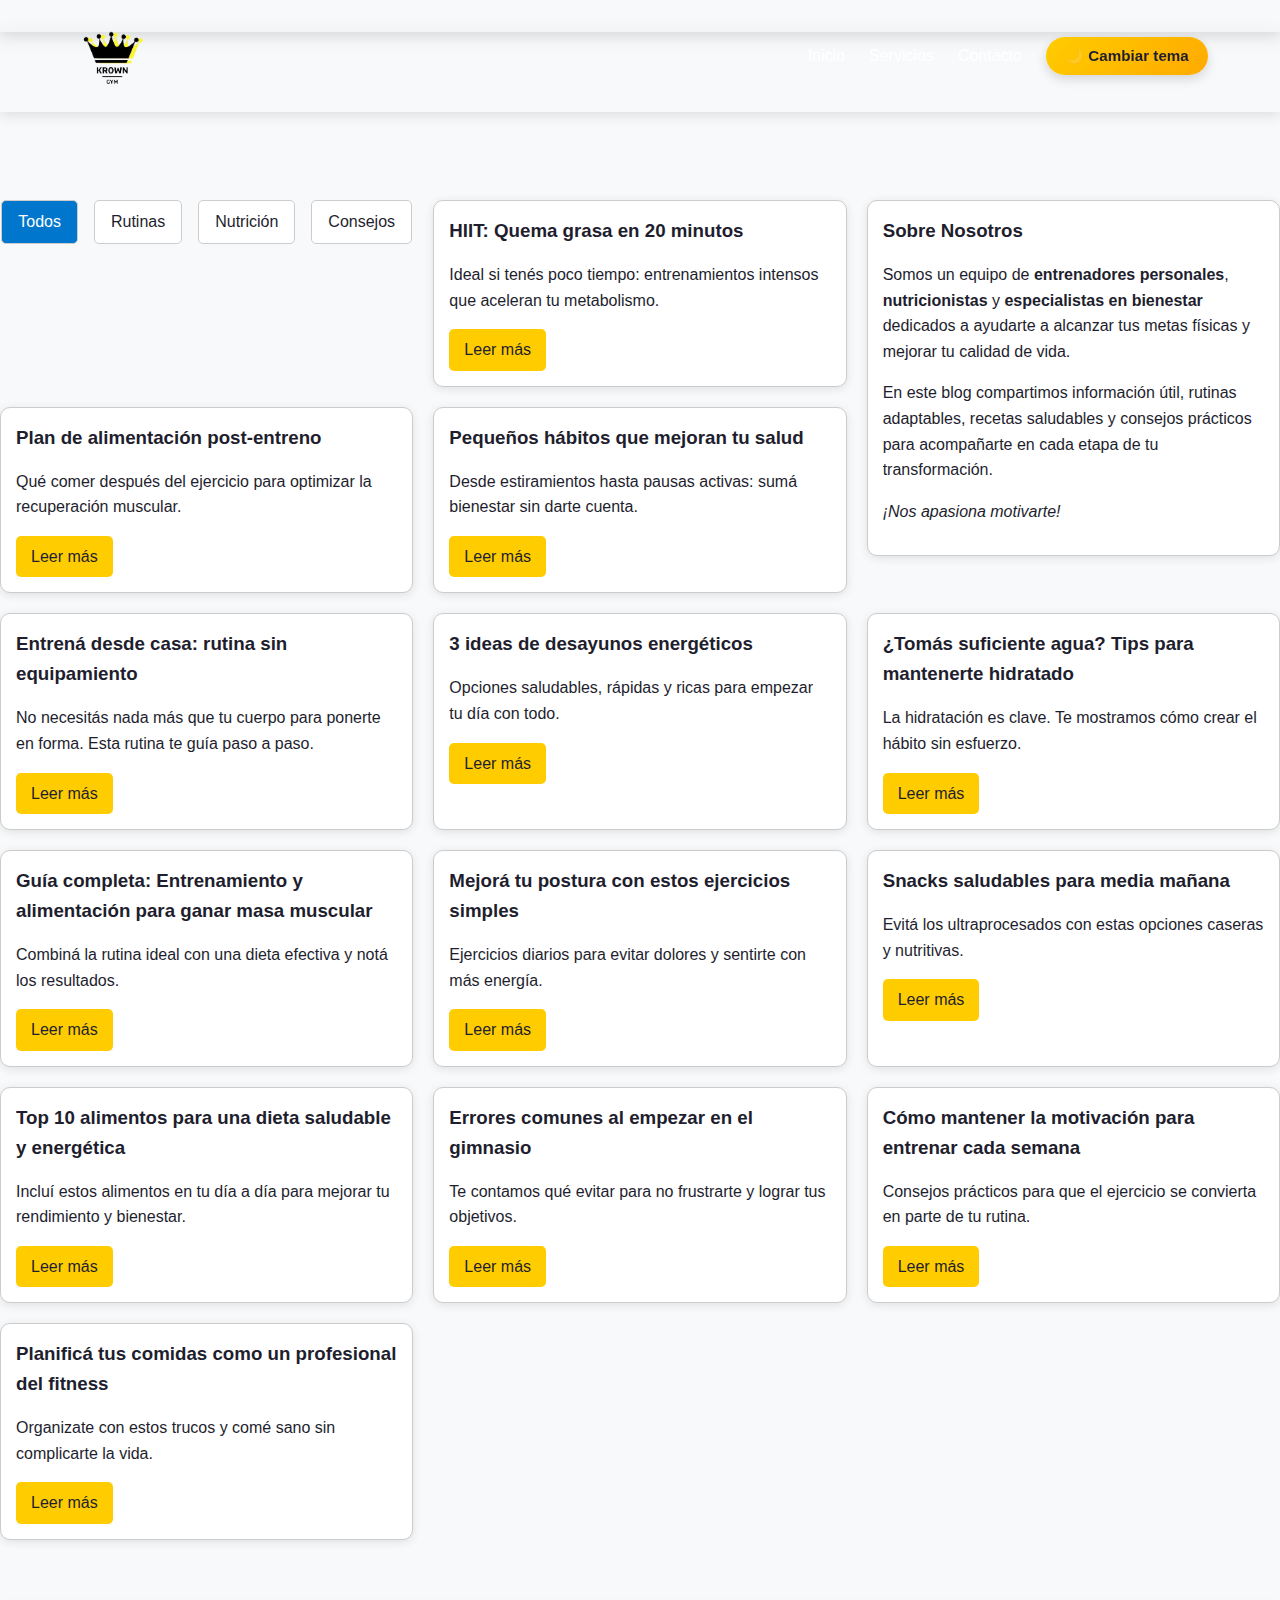
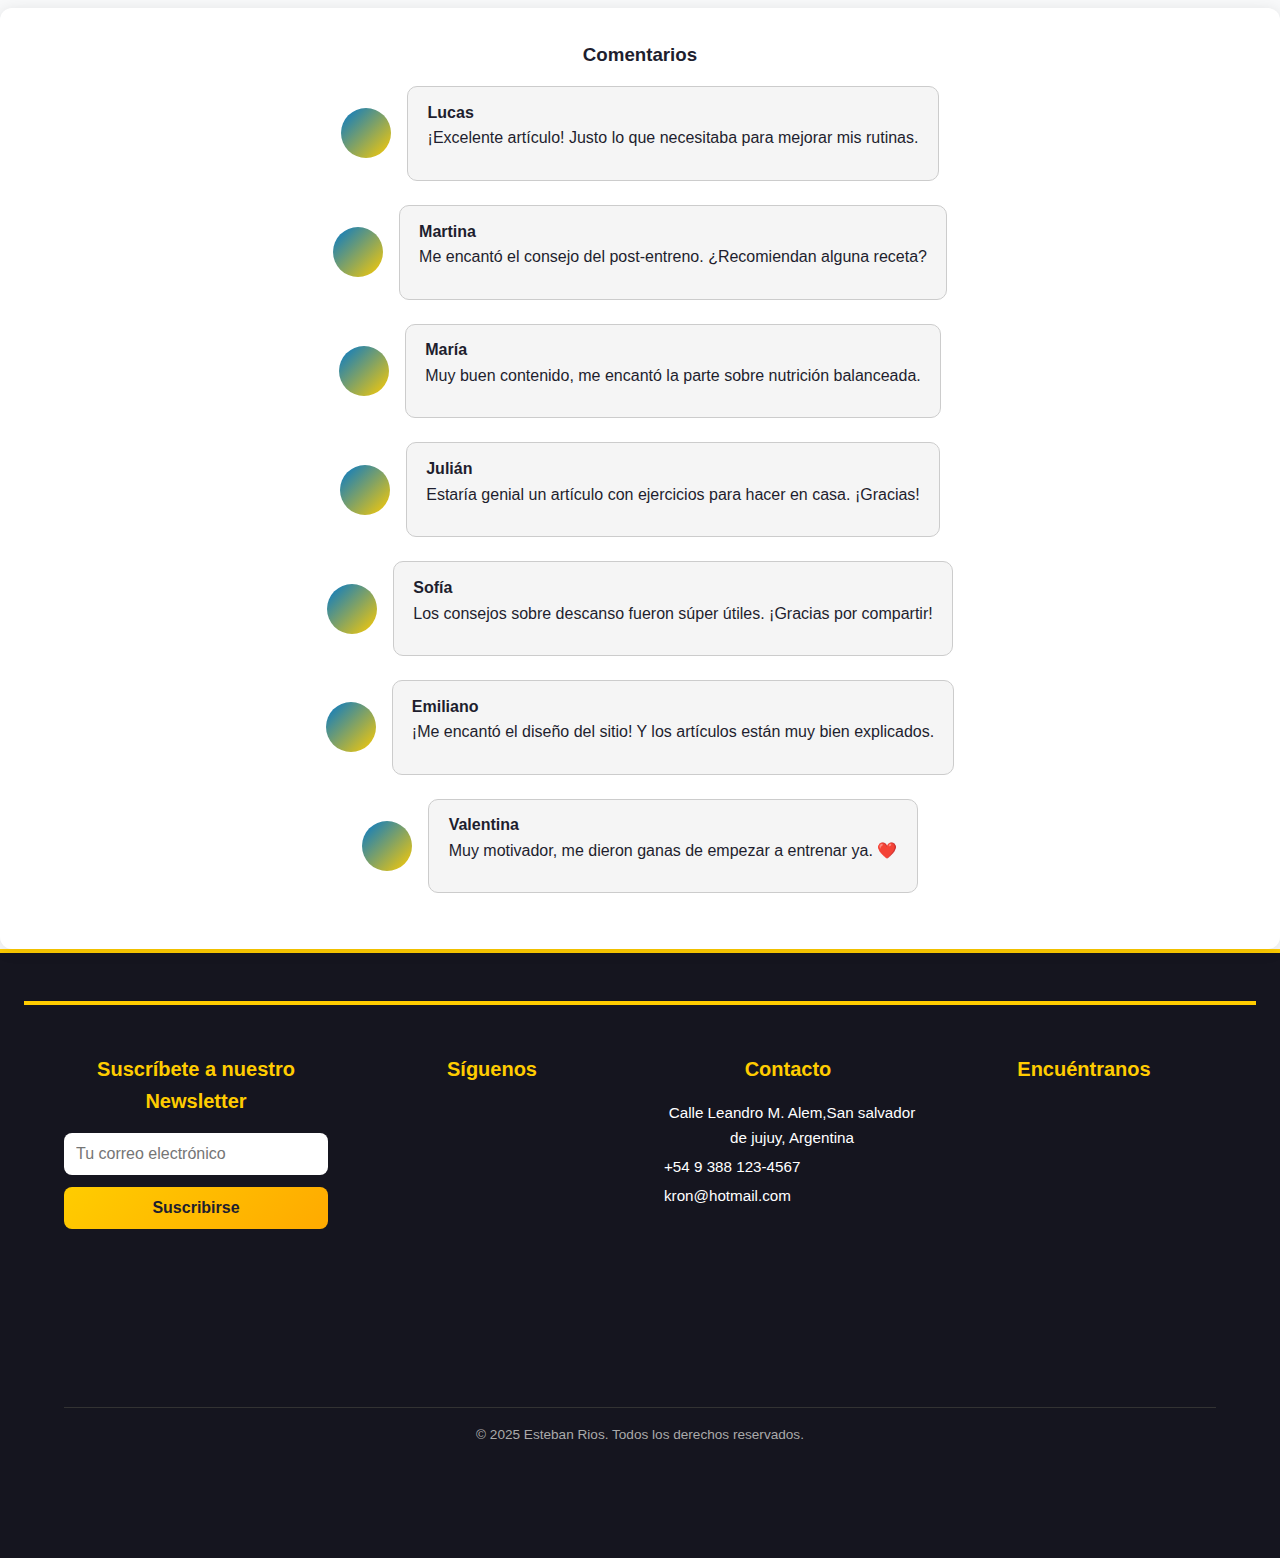
<file: blog.html>
<!DOCTYPE html>
<html lang="en">
<head>
    <meta charset="UTF-8">
    <meta name="viewport" content="width=device-width, initial-scale=1.0">
    <title>Krown Gym</title>
    <link rel="icon" href="images/logo.png" type="image/png">
    <link rel="stylesheet" href="style/blog.css">
</head>
<body>

    <header></header>

    <main class="blog-container">
        <!-- Filtros -->
        <input type="radio" name="filter" id="all" checked>
        <input type="radio" name="filter" id="workouts">
        <input type="radio" name="filter" id="nutrition">
        <input type="radio" name="filter" id="tips">
      
        <div class="filter-options">
          <label for="all">Todos</label>
          <label for="workouts">Rutinas</label>
          <label for="nutrition">Nutrición</label>
          <label for="tips">Consejos</label>
        </div>
      
        <!-- Artículos secundarios -->
        <article class="article" data-tags="workouts">
          <h3>HIIT: Quema grasa en 20 minutos</h3>
          <p>Ideal si tenés poco tiempo: entrenamientos intensos que aceleran tu metabolismo.</p>
          <a href="https://www.menshealth.com/es/fitness/a39974852/entrenamiento-hiit-20-minutos-quemar-grasa-verano/" class="read-more">Leer más</a>
        </article>
      
        <article class="article" data-tags="nutrition">
          <h3>Plan de alimentación post-entreno</h3>
          <p>Qué comer después del ejercicio para optimizar la recuperación muscular.</p>
          <a href="https://triatlon.org/blog/alimentos-post-entreno-que-comer/" class="read-more">Leer más</a>
        </article>
      
        <article class="article" data-tags="tips">
          <h3>Pequeños hábitos que mejoran tu salud</h3>
          <p>Desde estiramientos hasta pausas activas: sumá bienestar sin darte cuenta.</p>
          <a href="https://www.niddk.nih.gov/health-information/informacion-de-la-salud/alimentacion-nutricion/como-cambiar-sus-habitos-para-tener-una-mejor-salud" class="read-more">Leer más</a>
        </article>

        <article class="article" data-tags="workouts">
            <h3>Entrená desde casa: rutina sin equipamiento</h3>
            <p>No necesitás nada más que tu cuerpo para ponerte en forma. Esta rutina te guía paso a paso.</p>
            <a href="https://www.menshealth.com/es/fitness/a35159572/entrenamiento-casa-circuito-5-ejercicios-peso-corporal/" class="read-more">Leer más</a>
          </article>
          
          <article class="article" data-tags="nutrition">
            <h3>3 ideas de desayunos energéticos</h3>
            <p>Opciones saludables, rápidas y ricas para empezar tu día con todo.</p>
            <a href="https://calmessimple.com.ar/que-desayunar-para-tener-mas-energia/?srsltid=AfmBOoo3Fqdx2UOWPxFvEDzt7ObsoxGPyA954yE7TeheoHT3Z0NBirgj" class="read-more">Leer más</a>
          </article>
          
          <article class="article" data-tags="tips">
            <h3>¿Tomás suficiente agua? Tips para mantenerte hidratado</h3>
            <p>La hidratación es clave. Te mostramos cómo crear el hábito sin esfuerzo.</p>
            <a href="https://www.osde.com.ar/salud-y-bienestar/5-consejos-para-aumentar-consumo-de-agua-1588.html" class="read-more">Leer más</a>
          </article>
          
          <article class="article" data-tags="workouts,nutrition">
            <h3>Guía completa: Entrenamiento y alimentación para ganar masa muscular</h3>
            <p>Combiná la rutina ideal con una dieta efectiva y notá los resultados.</p>
            <a href="Guía completa: Entrenamiento y alimentación para ganar masa muscular" class="read-more">Leer más</a>
          </article>
          
          <article class="article " data-tags="tips">
            <h3>Mejorá tu postura con estos ejercicios simples</h3>
            <p>Ejercicios diarios para evitar dolores y sentirte con más energía.</p>
            <a href="https://www.lanacion.com.ar/lifestyle/cuidado-cuerpo-belleza/los-10-ejercicios-que-te-ayudaran-a-mejorar-la-postura-corporal-nid27042024/" class="read-more">Leer más</a>
          </article>
          
          <article class="article" data-tags="nutrition">
            <h3>Snacks saludables para media mañana</h3>
            <p>Evitá los ultraprocesados con estas opciones caseras y nutritivas.</p>
            <a href="https://www.centrojuliafarre.es/blog/snacks-saludables/" class="read-more">Leer más</a>
          </article>

          <article class="article" data-tags="nutrition">
            <h3>Top 10 alimentos para una dieta saludable y energética</h3>
            <p>Incluí estos alimentos en tu día a día para mejorar tu rendimiento y bienestar.</p>
            <a href="https://quaker.lat/mx/articulos/10-ejemplos-de-alimentos-saludables-que-debes-incluir-en-tu-alimentacion" class="read-more">Leer más</a>
          </article>
          
          <article class="article" data-tags="tips">
            <h3>Errores comunes al empezar en el gimnasio</h3>
            <p>Te contamos qué evitar para no frustrarte y lograr tus objetivos.</p>
            <a href="https://www.hsnstore.com/blog/deportes/fitness/entrenamiento-de-pesas-para-principiantes/errores/?srsltid=AfmBOorrw4r6280lTdXoA1gn_Hdq6qYg0b9K7UVtJQnYbIQO2JwI8Jci" class="read-more">Leer más</a>
          </article>
          
          <article class="article" data-tags="workouts,tips">
            <h3>Cómo mantener la motivación para entrenar cada semana</h3>
            <p>Consejos prácticos para que el ejercicio se convierta en parte de tu rutina.</p>
            <a href="https://www.universal-assistance.com/uablog/tips-para-recuperar-la-motivacion-para-hacer-ejercicio/" class="read-more">Leer más</a>
          </article>
          
          <article class="article" data-tags="nutrition,tips">
            <h3>Planificá tus comidas como un profesional del fitness</h3>
            <p>Organizate con estos trucos y comé sano sin complicarte la vida.</p>
            <a href="https://www.escuelaculturismonatural.com/planificacion-de-la-dieta-de-un-deportista/?srsltid=AfmBOortoBoXzidzz7Kme4b3M5h2IC-w4beWwCdGgnrxPYULjy-BrtL2" class="read-more">Leer más</a>
          </article>
      
        <!-- Sidebar estilo periódico -->
        <aside class="sidebar">
            <div class="sidebar-item">
                <h3>Sobre Nosotros</h3>
                <p>Somos un equipo de <strong>entrenadores personales</strong>, <strong>nutricionistas</strong> y <strong>especialistas en bienestar</strong> dedicados a ayudarte a alcanzar tus metas físicas y mejorar tu calidad de vida.</p>
                <p>En este blog compartimos información útil, rutinas adaptables, recetas saludables y consejos prácticos para acompañarte en cada etapa de tu transformación.</p>
                <p><em>¡Nos apasiona motivarte!</em></p>
              </div>
        </aside>
      
        <!-- Sección de comentarios -->
        <section class="comments">
          <h3>Comentarios</h3>
      
          <div class="comment">
            <div class="avatar"></div>
            <div class="comment-body">
              <strong>Lucas</strong>
              <p>¡Excelente artículo! Justo lo que necesitaba para mejorar mis rutinas.</p>
            </div>
          </div>
      
          <div class="comment">
            <div class="avatar"></div>
            <div class="comment-body">
              <strong>Martina</strong>
              <p>Me encantó el consejo del post-entreno. ¿Recomiendan alguna receta?</p>
            </div>
          </div>

          <div class="comment">
            <div class="avatar"></div>
            <div class="comment-body">
              <strong>María</strong>
              <p>Muy buen contenido, me encantó la parte sobre nutrición balanceada.</p>
            </div>
          </div>
          
          <div class="comment">
            <div class="avatar"></div>
            <div class="comment-body">
              <strong>Julián</strong>
              <p>Estaría genial un artículo con ejercicios para hacer en casa. ¡Gracias!</p>
            </div>
          </div>
          
          <div class="comment">
            <div class="avatar"></div>
            <div class="comment-body">
              <strong>Sofía</strong>
              <p>Los consejos sobre descanso fueron súper útiles. ¡Gracias por compartir!</p>
            </div>
          </div>
          
          <div class="comment">
            <div class="avatar"></div>
            <div class="comment-body">
              <strong>Emiliano</strong>
              <p>¡Me encantó el diseño del sitio! Y los artículos están muy bien explicados.</p>
            </div>
          </div>
          
          <div class="comment">
            <div class="avatar"></div>
            <div class="comment-body">
              <strong>Valentina</strong>
              <p>Muy motivador, me dieron ganas de empezar a entrenar ya. ❤️</p>
            </div>
          </div>

        </section>
      </main>

    <footer></footer>

    <script src="js/script.js"></script>
</body>
</html>
</file>
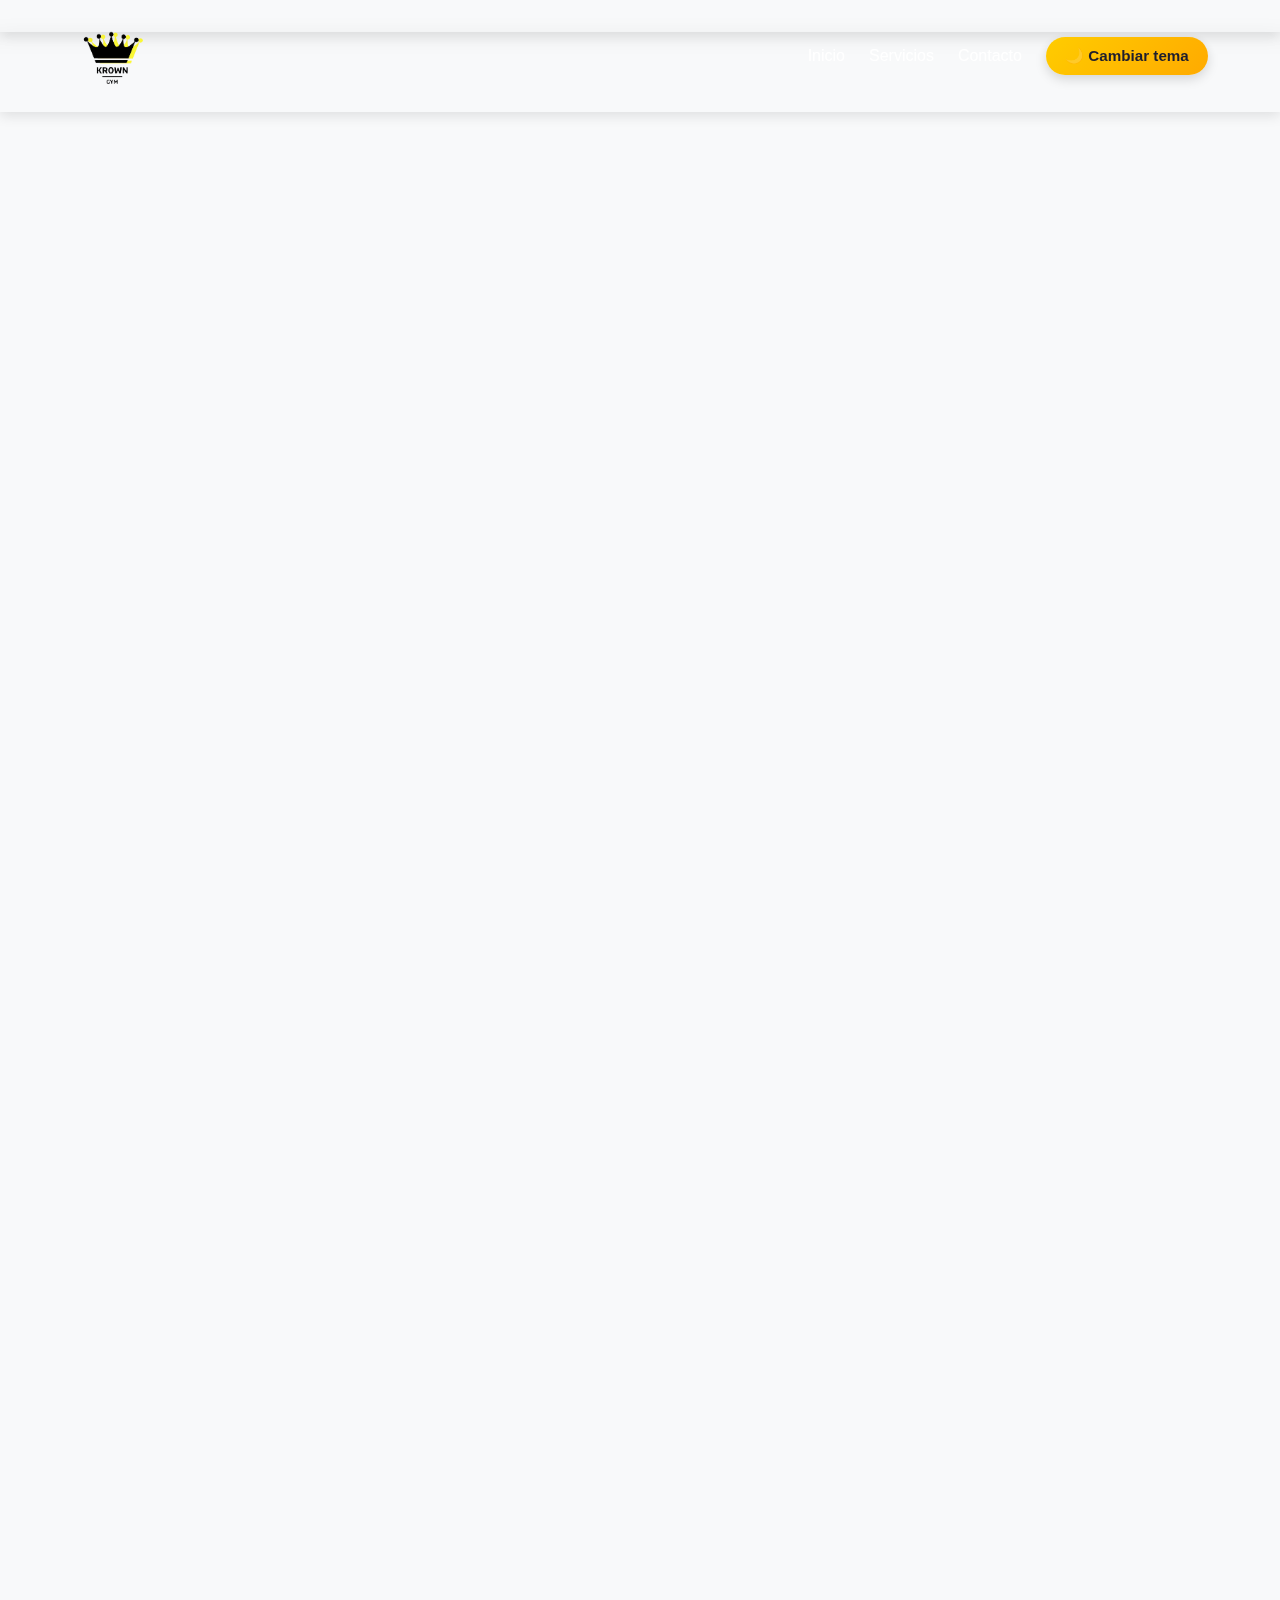
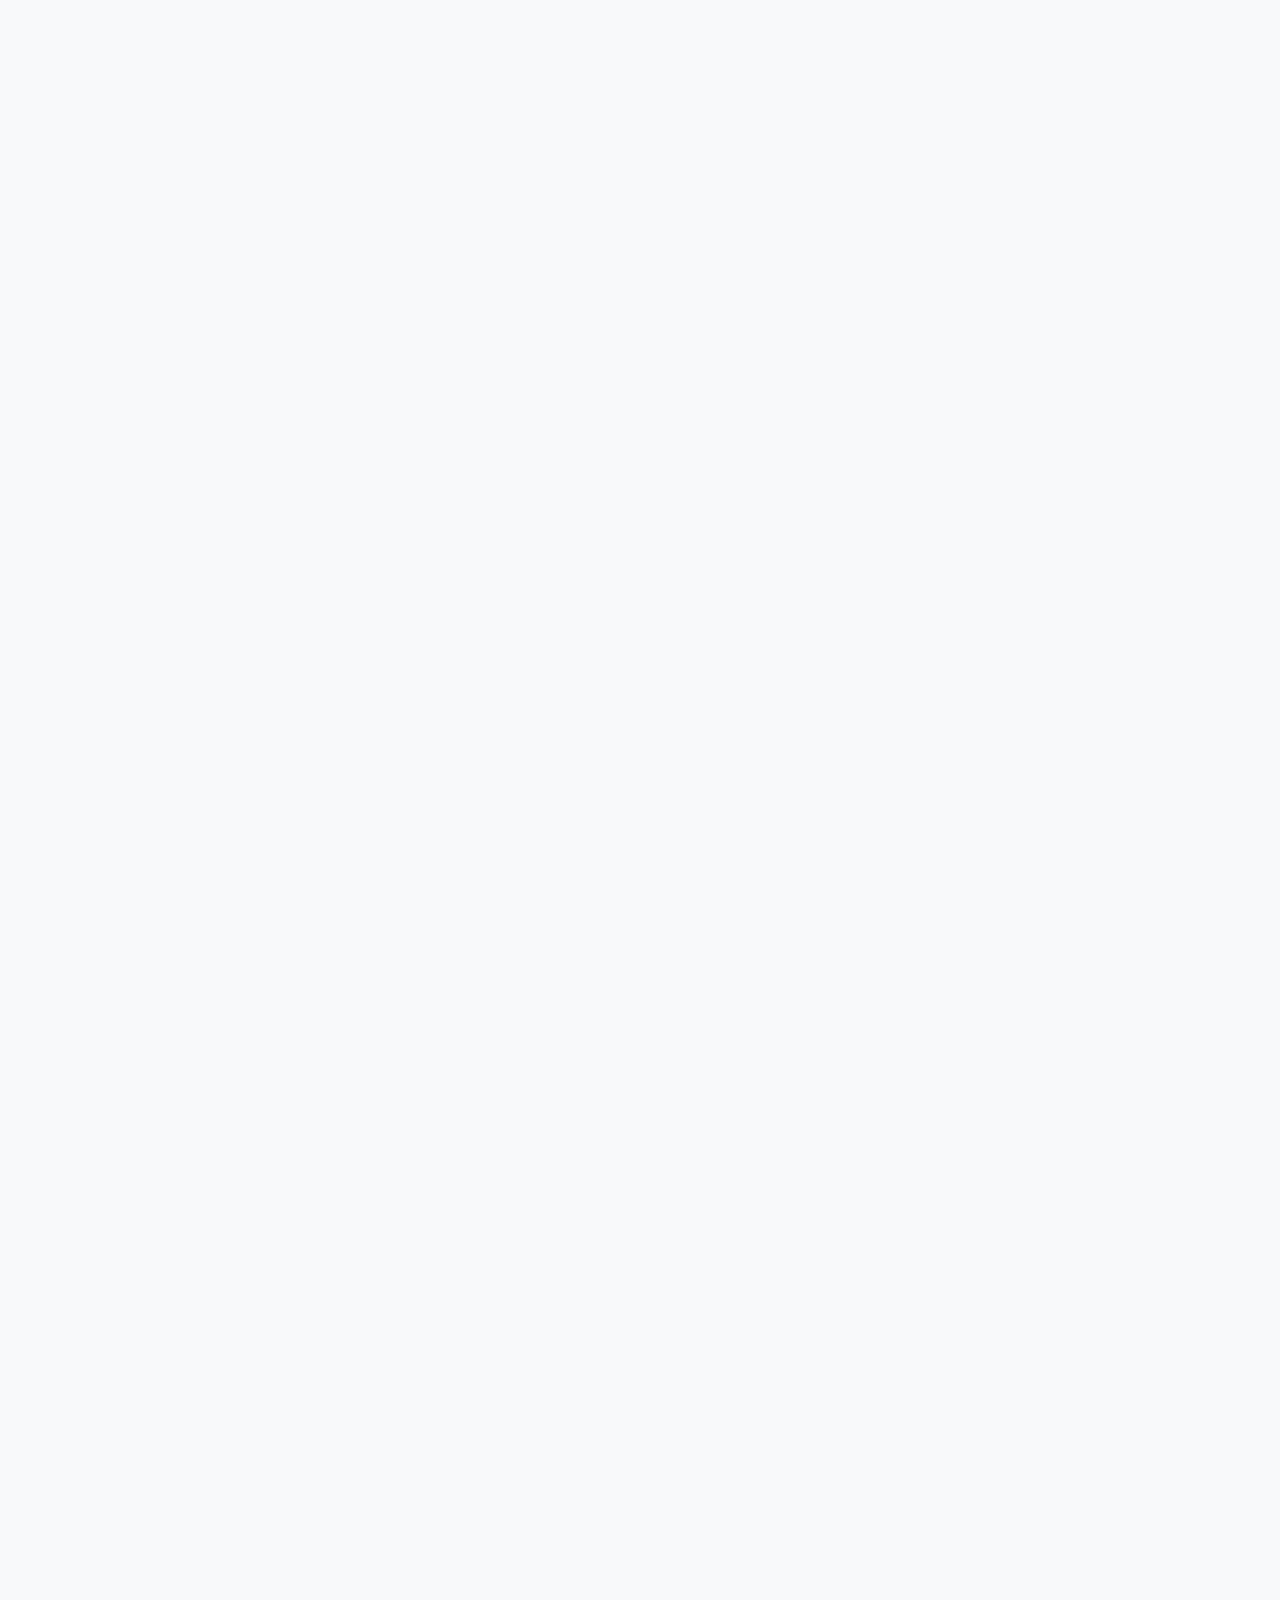
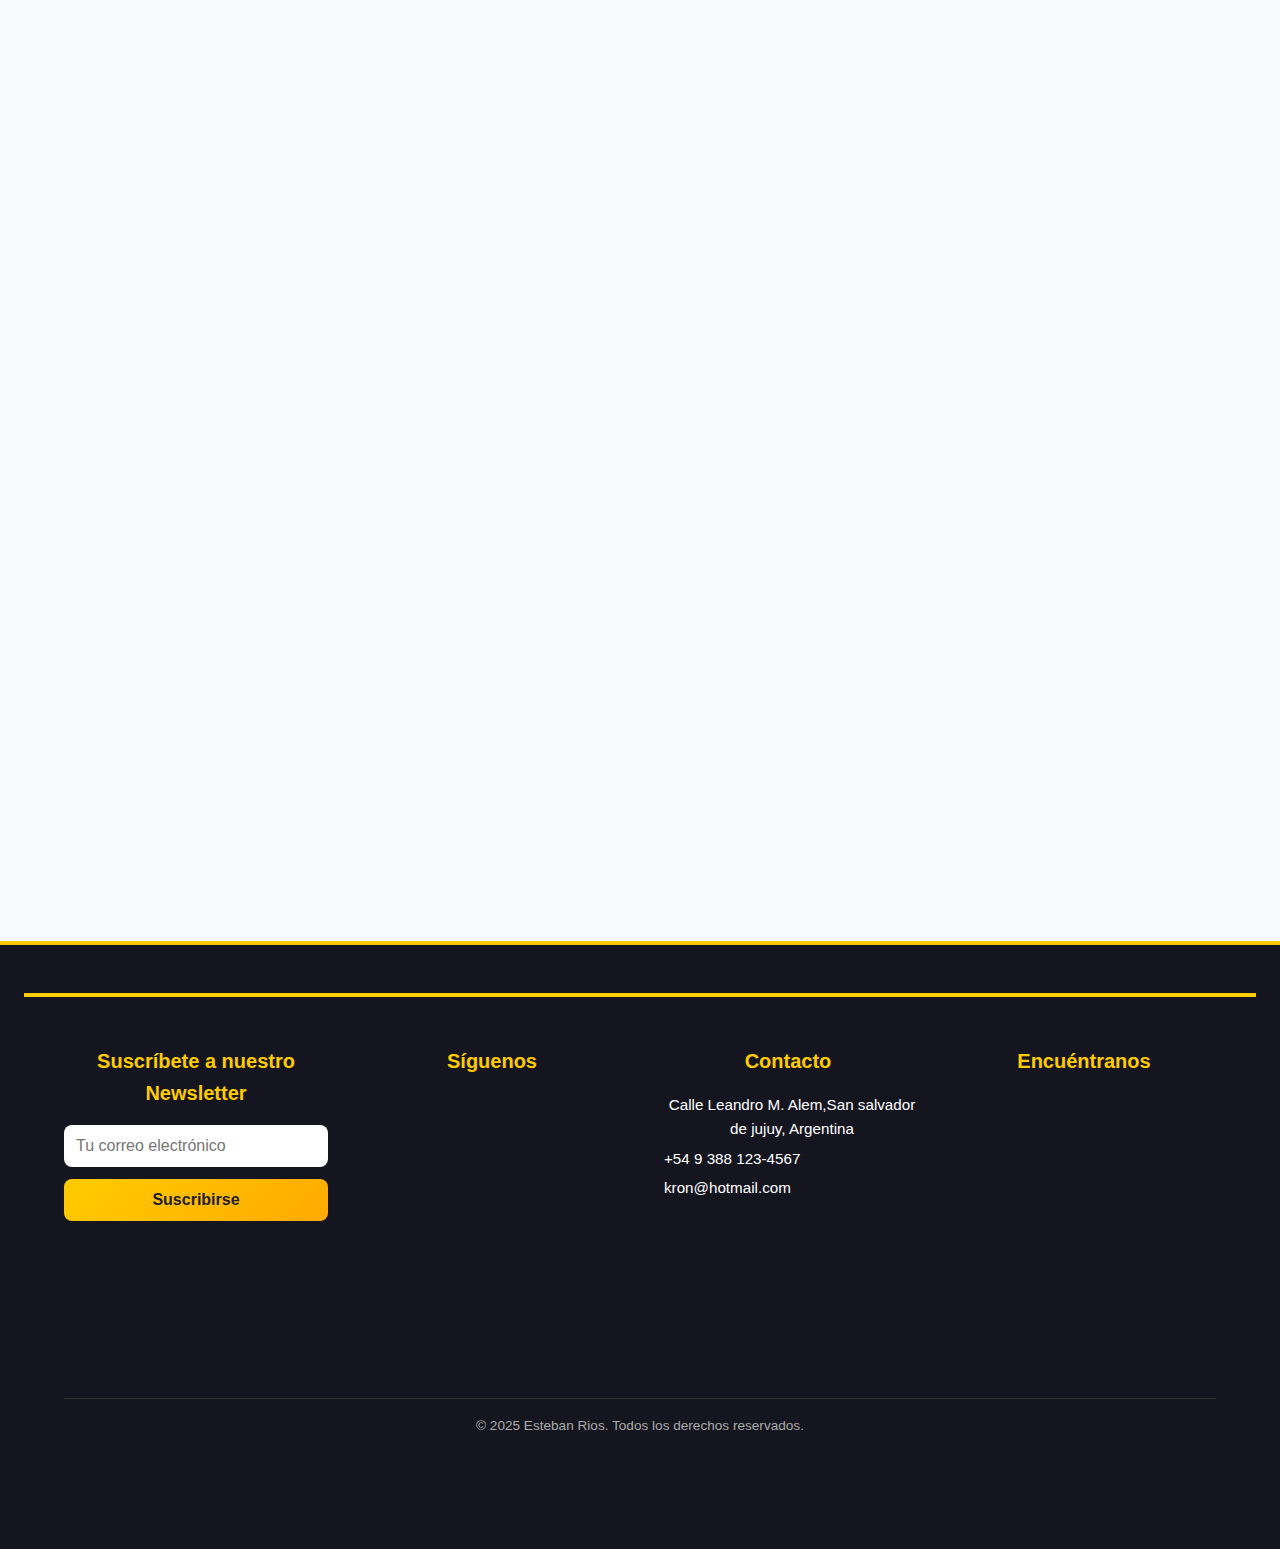
<file: clases.html>
<!DOCTYPE html>
<html lang="en">
<head>
    <meta charset="UTF-8">
    <meta name="viewport" content="width=device-width, initial-scale=1.0">
    <title>Krown Gym</title>
    <link rel="icon" href="images/logo.png" type="image/png">
    <link rel="stylesheet" href="style/clases.css">
</head>
<body>

    <header></header>

    <main class="animate">
          <section class="classes-page">
              <div class="container">
                  <h1>Nuestras Clases</h1>

                  <input type="radio" name="filter" id="all" checked>
                  <input type="radio" name="filter" id="musculacion">
                  <input type="radio" name="filter" id="crossfit">
                  <input type="radio" name="filter" id="yoga">

                  <div class="filter-options">
                  <label for="all">Todas</label>
                  <label for="musculacion">Musculación</label>
                  <label for="crossfit">CrossFit</label>
                  <label for="yoga">Yoga</label>
                  </div>
                  <br>
                  <div class="classes-grid">
                      <div class="class-card1 musculacion">
                          <img src="images/class-musculacion.jpg" alt="Musculación">
                          <h3>Musculación Avanzada</h3>
                          <p>Clases intensas para avanzados, con técnicas como superseries y drop sets, enfocadas en fuerza y masa muscular.</p>
                      </div>
                      <div class="class-card1 musculacion">
                        <img src="images/class-musculacion2.jpg" alt="Musculación">
                        <h3>Musculación Perzonalizada</h3>
                        <p>Entrenamiento adaptado a tus objetivos y condición física, con seguimiento individual para maximizar resultados.</p>
                      </div>
                      <div class="class-card1 musculacion">
                        <img src="images/class-musculacion3.jpg" alt="Musculación">
                        <h3>Musculación para Principiantes</h3>
                        <p>Clases de musculación para principiantes enfocadas en enseñar técnica, postura y uso correcto de los aparatos, con rutinas simples y seguras.</p>
                      </div>
                      <div class="class-card1 crossfit">
                          <img src="images/class-crossfit.jpg" alt="CrossFit">
                          <h3>CrossFit Extremo</h3>
                          <p>Entrenamientos de alta intensidad con movimientos funcionales y variados, ideales para quienes buscan superar sus límites físicos.</p>
                      </div>
                      <div class="class-card1 crossfit">
                        <img src="images/class-crossfit2.jpeg" alt="CrossFit">
                        <h3>CrossFit para principiantes</h3>
                        <p>Entrenamientos de alta intensidad con movimientos funcionales y variados, ideales para quienes buscan superar sus límites físicos.</p>
                    </div>
                      <div class="class-card1 yoga">
                          <img src="images/class-yoga.jpg" alt="Yoga">
                          <h3>Yoga para Principiantes</h3>
                          <p>Clases suaves y guiadas que enseñan posturas básicas, respiración y relajación, ideales para quienes inician en el yoga</p>
                      </div>
                  </div>
              </div>
          </section>

          <section class="gallery-page">
              <div class="container">
                  <h1>Nuestro gimnasio</h1>
                  <div class="masonry-grid">
                      <div class="grid-item">
                          <img src="images/image1.jpg" alt="Image 1">
                      </div>
                      <div class="grid-item">
                          <img src="images/image2.jpg" alt="Image 2">
                      </div>
                      <div class="grid-item">
                          <img src="images/image3.jpg" alt="Image 3">
                      </div>
                      <div class="grid-item">
                          <img src="images/image4.jpg" alt="Image 4">
                      </div>
                      <div class="grid-item">
                          <img src="images/image5.jpg" alt="Image 5">
                      </div>
                      <div class="grid-item">
                          <img src="images/image6.jpg" alt="Image 6">
                      </div>
                      <div class="grid-item">
                          <img src="images/image7.jpg" alt="Image 7">
                      </div>
                      <div class="grid-item">
                          <img src="images/image8.jpg" alt="Image 8">
                      </div>
                  </div>
              </div>
          </section>
          <section class="class-cards-grid">
            <!-- Yoga -->
            <div class="class-card2">
              <div class="class-card2-content">
                <h2>🧘 Clases de Yoga</h2>

                <h3>Yoga para Principiantes</h3>
                <p><strong>Profesoras:</strong> Sofía Luna, Martín Paz</p>
                <div class="class-overlay">
                  <a href="precios.html" class="class-button">Ver más</a>
                </div>
                <ul>
                  <li>Lunes y Miércoles – 09:00 a 10:00 hs</li>
                  <li>Martes y Jueves – 17:00 a 18:00 hs</li>
                  <li>Sábados – 10:30 a 11:30 hs</li>
                </ul>

                <h3>Yoga Avanzado</h3>
                <p><strong>Profesores:</strong> Camila Ríos, Leonardo Díaz</p>
                <ul>
                  <li>Lunes, Miércoles y Viernes – 19:00 a 20:00 hs</li>
                  <li>Martes y Jueves – 07:30 a 08:30 hs</li>
                  <li>Sábados – 08:00 a 09:00 hs</li>
                </ul>
              </div>
            </div>

            <!-- Crossfit -->
            <div class="class-card2">
              <div class="class-card2-content">
                <h2>🏃 Clase de CrossFit</h2>
                <div class="class-overlay">
                  <a href="precios.html" class="class-button">Ver más</a>
                </div>
                <h3>CrossFit para Principiantes</h3>
                <p><strong>Profesores:</strong> Valeria Soto, Marcos Herrera</p>
                <ul>
                  <li>Lunes, Miércoles y Viernes – 08:00 a 09:00 hs</li>
                  <li>Martes y Jueves – 17:00 a 18:00 hs</li>
                  <li>Sábados – 10:00 a 11:00 hs</li>
                </ul>

                <h3>CrossFit Extremo</h3>
                <p><strong>Profesores:</strong> Bruno Cáceres, Luciana Méndez</p>
                <ul>
                  <li>Lunes a Viernes – 19:00 a 20:30 hs</li>
                  <li>Martes y Jueves – 06:00 a 07:15 hs</li>
                  <li>Sábados – 08:00 a 09:30 hs</li>
                </ul>
              </div>
            </div>

            <!-- Musculación -->
            <div class="class-card2">
              <div class="class-card2-content">
                <h2>🏋️ Clase de Musculación</h2>
                <div class="class-overlay">
                  <a href="/precios.html" class="class-button">Ver más</a>
                </div>
                <h3>Musculación para Principiantes</h3>
                <p><strong>Profesores:</strong> Laura Fernández, Diego Molina</p>
                <ul>
                  <li>Lunes a Viernes – 08:00 a 09:00 hs</li>
                  <li>Martes y Jueves – 16:00 a 17:00 hs</li>
                  <li>Sábados – 09:30 a 10:30 hs</li>
                </ul>

                <h3>Musculación Avanzada</h3>
                <p><strong>Profesores:</strong> Javier Núñez, Carla Romero</p>
                <ul>
                  <li>Lunes, Miércoles y Viernes – 19:30 a 21:00 hs</li>
                  <li>Martes y Jueves – 06:30 a 08:00 hs</li>
                  <li>Sábados – 11:00 a 12:30 hs</li>
                </ul>

                <h3>Musculación Personalizada</h3>
                <p><strong>Profesores:</strong> Andrés Vega, Natalia Duarte</p>
                <ul>
                  <li>Turnos individuales a coordinar</li>
                  <li>Disponibilidad: Lunes a Sábados – 07:00 a 21:00 hs</li>
                  <li>Duración: 45 min a 1 hora por sesión</li>
                </ul>
              </div>
            </div>
          </section>
          <section class="schedule-container">
              <h2>Calendario</h2>
              <table class="schedule-table">
                <thead>
                  <tr>
                    <th>Hora</th>
                    <th>Lunes</th>
                    <th>Martes</th>
                    <th>Miércoles</th>
                    <th>Jueves</th>
                    <th>Viernes</th>
                    <th>Sábado</th>
                    <th>Domingo</th>
                  </tr>
                </thead>
                <tbody>
                  <tr>
                    <td>06:30 AM</td>
                    <td>Libre</td>
                    <td>Musculación Avanzada</td>
                    <td>Libre</td>
                    <td>Musculación Avanzada</td>
                    <td>Libre</td>
                    <td>Libre</td>
                    <td>-</td>
                  </tr>
                  <tr>
                    <td>08:00 AM</td>
                    <td>Musculación Principiantes</td>
                    <td>Musculación Avanzada</td>
                    <td>Musculación Principiantes</td>
                    <td>Musculación Avanzada</td>
                    <td>Musculación Principiantes</td>
                    <td>CrossFit Extremo</td>
                    <td>-</td>
                  </tr>
                  <tr>
                    <td>09:30 AM</td>
                    <td>Libre</td>
                    <td>Libre</td>
                    <td>Libre</td>
                    <td>Libre</td>
                    <td>Libre</td>
                    <td>Musculación Principiantes</td>
                    <td>-</td>
                  </tr>
                  <tr>
                    <td>10:00 AM</td>
                    <td>Libre</td>
                    <td>Libre</td>
                    <td>Libre</td>
                    <td>Libre</td>
                    <td>Libre</td>
                    <td>CrossFit Principiantes</td>
                    <td>-</td>
                  </tr>
                  <tr>
                    <td>11:00 AM</td>
                    <td>Libre</td>
                    <td>Libre</td>
                    <td>Libre</td>
                    <td>Libre</td>
                    <td>Libre</td>
                    <td>Musculación Avanzada</td>
                    <td>-</td>
                  </tr>
                  <tr>
                    <td>16:00 PM</td>
                    <td>Libre</td>
                    <td>Musculación Principiantes</td>
                    <td>Libre</td>
                    <td>Musculación Principiantes</td>
                    <td>Libre</td>
                    <td>Libre</td>
                    <td>-</td>
                  </tr>
                  <tr>
                    <td>17:00 PM</td>
                    <td>Libre</td>
                    <td>CrossFit Principiantes</td>
                    <td>Libre</td>
                    <td>CrossFit Principiantes</td>
                    <td>Libre</td>
                    <td>Libre</td>
                    <td>-</td>
                  </tr>
                  <tr>
                    <td>19:00 PM</td>
                    <td>CrossFit Extremo</td>
                    <td>CrossFit Extremo</td>
                    <td>CrossFit Extremo</td>
                    <td>CrossFit Extremo</td>
                    <td>CrossFit Extremo</td>
                    <td>Libre</td>
                    <td>-</td>
                  </tr>
                  <tr>
                    <td>19:30 PM</td>
                    <td>Musculación Avanzada</td>
                    <td>Libre</td>
                    <td>Musculación Avanzada</td>
                    <td>Libre</td>
                    <td>Musculación Avanzada</td>
                    <td>Libre</td>
                    <td>-</td>
                  </tr>
                </tbody>
              </table>
            </section>
    </main>

    <footer></footer>

    <script src="js/script.js"></script>
</body>
</html>
</file>
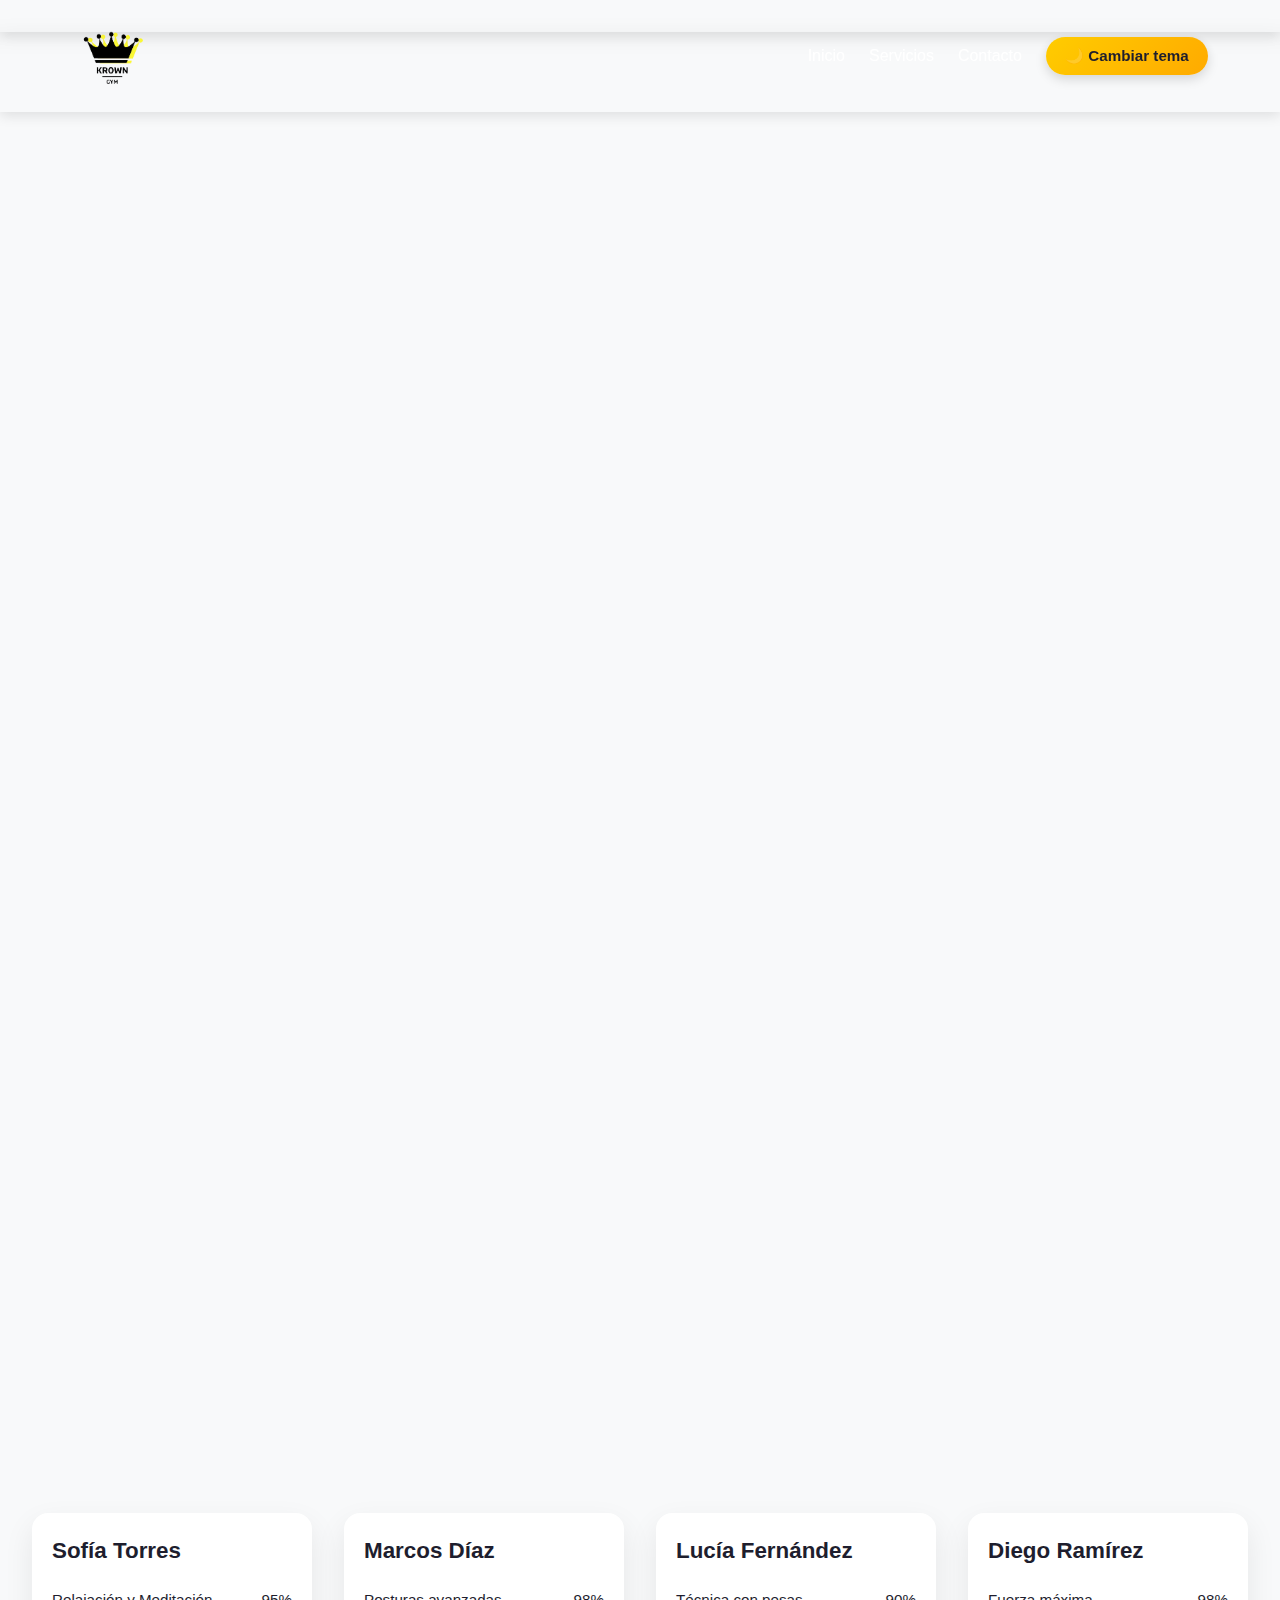
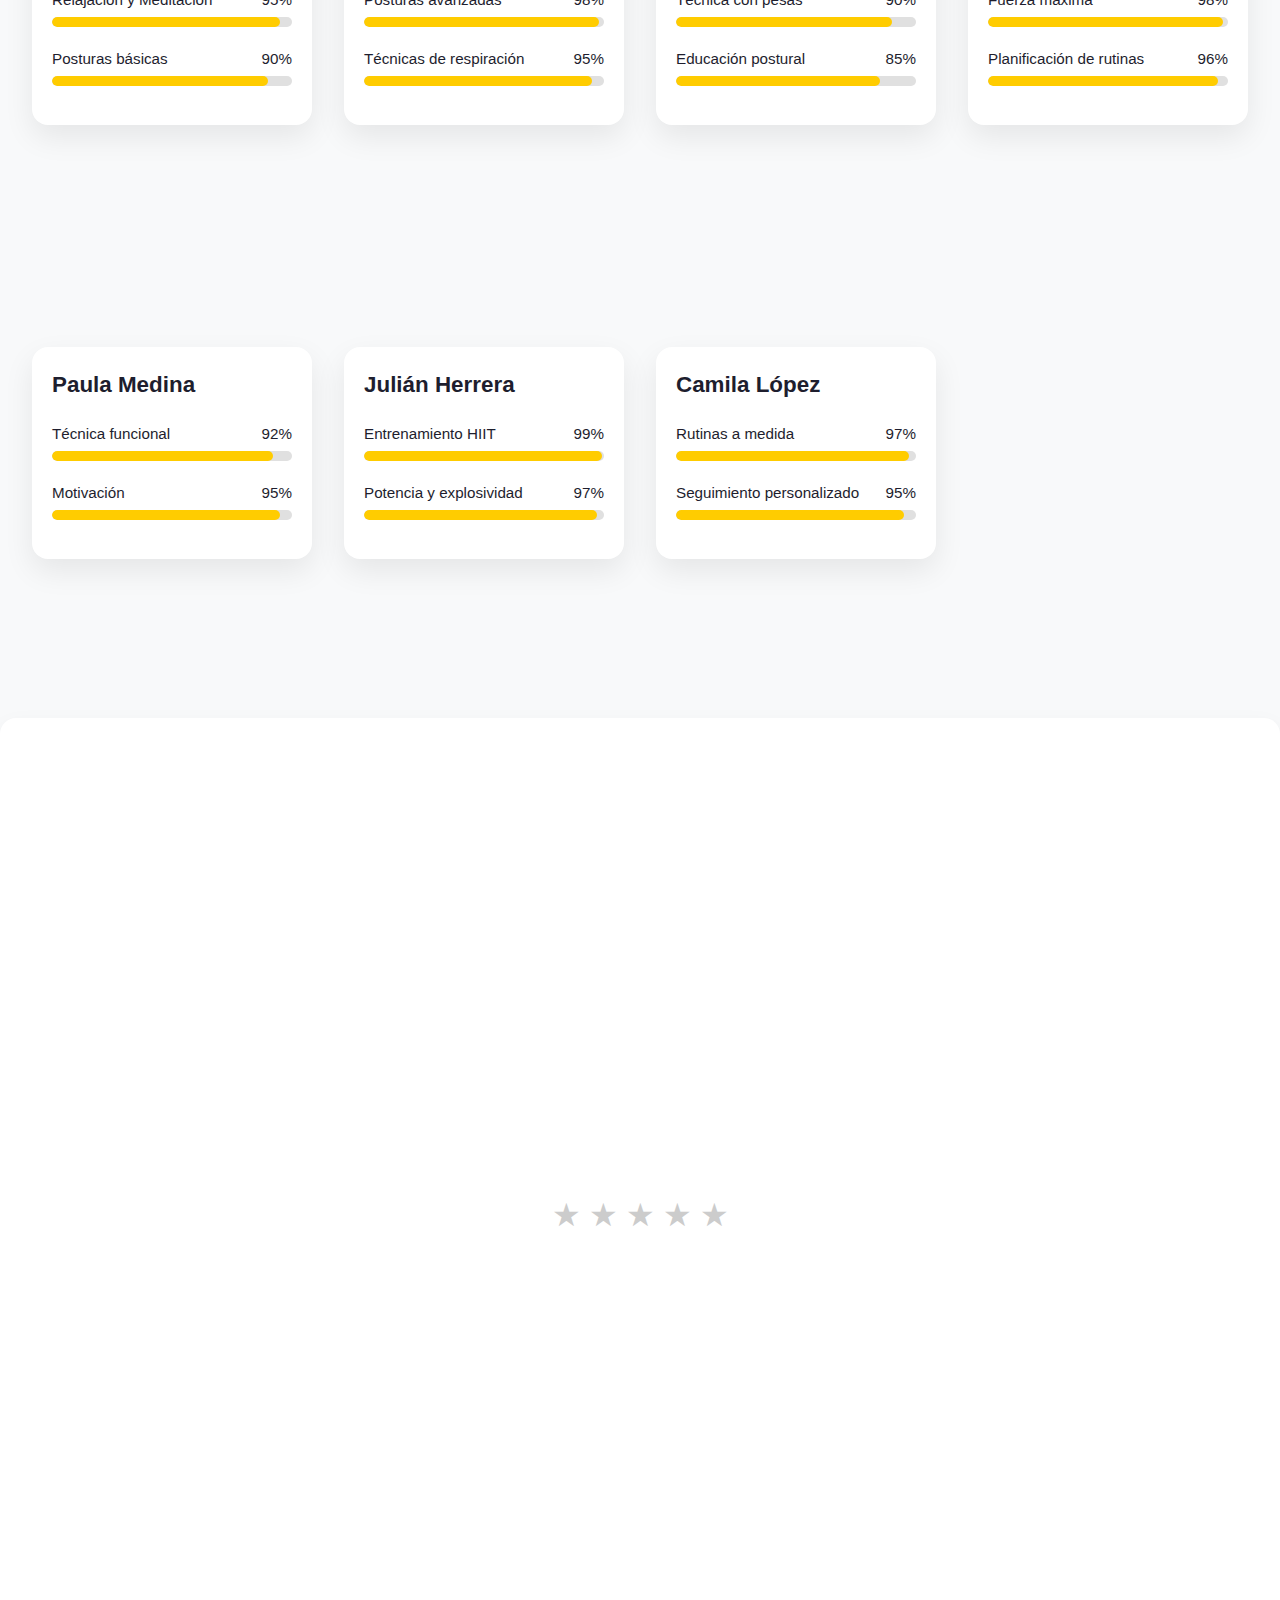
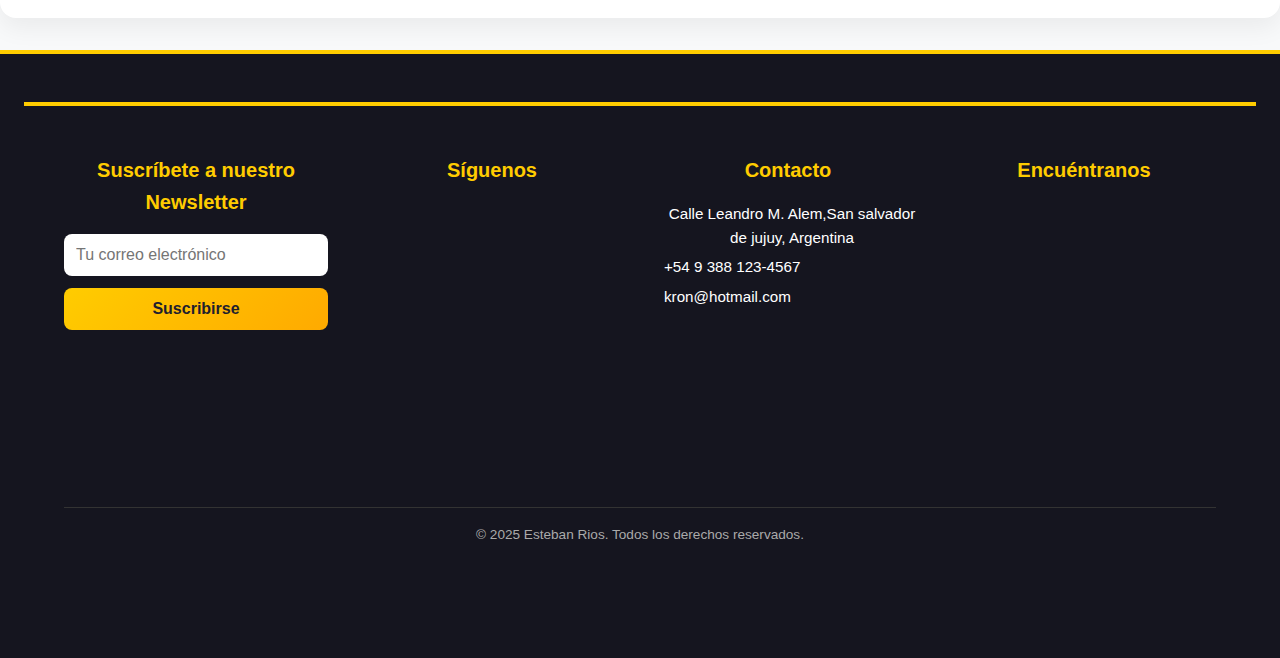
<file: entrenadores.html>
<!DOCTYPE html>
<html lang="en">
<head>
    <meta charset="UTF-8">
    <meta name="viewport" content="width=device-width, initial-scale=1.0">
    <title>Krown Gym</title>
    <link rel="icon" href="images/logo.png" type="image/png">
    <link rel="stylesheet" href="style/entrenadores.css">
</head>
<body>
    <header></header>
    <main>
        <section class="trainers-page">
            <div class="container">
                <h1 class="animate-text">Nuestros Entrenadores</h1>
                <div class="trainers-grid animate-text">
                    <div class="trainer-card">
                        <div class="trainer-card-inner">
                          <div class="trainer-card-front">
                            <img src="images/trainers1.jpg" alt="Sofía Torres">
                            <h3>Sofía Torres</h3>
                            <p>Yoga para Principiantes</p>
                          </div>
                          <div class="trainer-card-back">
                            <h3>Sofía Torres</h3>
                            <p>Apasionada por el bienestar integral, especialista en Hatha y yoga suave.</p>
                            <p>Experiencia: 5 años</p>
                            <p>Certificaciones: RYT 200, Yoga Alliance</p>
                          </div>
                        </div>
                      </div>
                      
                      <!-- Profesor de Yoga Avanzado -->
                      <div class="trainer-card">
                        <div class="trainer-card-inner">
                          <div class="trainer-card-front">
                            <img src="images/trainers5.avif" alt="Marcos Díaz">
                            <h3>Marcos Díaz</h3>
                            <p>Yoga Avanzado</p>
                          </div>
                          <div class="trainer-card-back">
                            <h3>Marcos Díaz</h3>
                            <p>Instructor de yoga dinámico con enfoque en posturas avanzadas y respiración profunda.</p>
                            <p>Experiencia: 8 años</p>
                            <p>Certificaciones: RYT 500, Mindfulness Training</p>
                          </div>
                        </div>
                      </div>
                      
                      <!-- Entrenador de Musculación Principiantes -->
                      <div class="trainer-card">
                        <div class="trainer-card-inner">
                          <div class="trainer-card-front">
                            <img src="images/trainers2.jpg" alt="Lucía Fernández">
                            <h3>Lucía Fernández</h3>
                            <p>Musculación Principiantes</p>
                          </div>
                          <div class="trainer-card-back">
                            <h3>Lucía Fernández</h3>
                            <p>Entrenadora enfocada en iniciación segura al entrenamiento de fuerza.</p>
                            <p>Experiencia: 6 años</p>
                            <p>Certificaciones: Personal Trainer ACE, Nutrición deportiva</p>
                          </div>
                        </div>
                      </div>
                      
                      <!-- Entrenador de Musculación Avanzada -->
                      <div class="trainer-card">
                        <div class="trainer-card-inner">
                          <div class="trainer-card-front">
                            <img src="images/trainers6.jpg" alt="Diego Ramírez">
                            <h3>Diego Ramírez</h3>
                            <p>Musculación Avanzada</p>
                          </div>
                          <div class="trainer-card-back">
                            <h3>Diego Ramírez</h3>
                            <p>Especialista en rutinas de alto rendimiento y fuerza máxima.</p>
                            <p>Experiencia: 10 años</p>
                            <p>Certificaciones: NSCA-CSCS, Entrenamiento funcional</p>
                          </div>
                        </div>
                      </div>
                      
                      <!-- CrossFit Principiantes -->
                      <div class="trainer-card">
                        <div class="trainer-card-inner">
                          <div class="trainer-card-front">
                            <img src="images/trainers3.jpg" alt="Paula Medina">
                            <h3>Paula Medina</h3>
                            <p>CrossFit Principiantes</p>
                          </div>
                          <div class="trainer-card-back">
                            <h3>Paula Medina</h3>
                            <p>Coach energética con foco en técnica segura para nuevos atletas.</p>
                            <p>Experiencia: 4 años</p>
                            <p>Certificaciones: CrossFit L1, Fisiología del ejercicio</p>
                          </div>
                        </div>
                      </div>
                      
                      <!-- CrossFit Extremo -->
                      <div class="trainer-card">
                        <div class="trainer-card-inner">
                          <div class="trainer-card-front">
                            <img src="images/trainers7.jpg" alt="Julián Herrera">
                            <h3>Julián Herrera</h3>
                            <p>CrossFit Extremo</p>
                          </div>
                          <div class="trainer-card-back">
                            <h3>Julián Herrera</h3>
                            <p>Entrenador de atletas con programas intensos y desafiantes.</p>
                            <p>Experiencia: 9 años</p>
                            <p>Certificaciones: CrossFit L2, Entrenamiento de alto rendimiento</p>
                          </div>
                        </div>
                      </div>
                      
                      <!-- Entrenador Personalizado -->
                      <div class="trainer-card">
                        <div class="trainer-card-inner">
                          <div class="trainer-card-front">
                            <img src="images/trainers4.jpg" alt="Camila López">
                            <h3>Camila López</h3>
                            <p>Musculación Personalizada</p>
                          </div>
                          <div class="trainer-card-back">
                            <h3>Camila López</h3>
                            <p>Planes personalizados adaptados a tus objetivos y estilo de vida.</p>
                            <p>Experiencia: 7 años</p>
                            <p>Certificaciones: ISSA Personal Trainer, Coaching integral</p>
                          </div>
                        </div>
                      </div>
                </div>
            </div>
        </section>

        <section class="trainers-skills ">
          <div class="trainer-card2">
            <h4>Sofía Torres</h4>
        
            <div class="skill-bar">
              <div class="skill-info">
                <span class="skill-name">Relajación y Meditación</span>
                <span class="skill-percentage">95%</span>
              </div>
              <div class="skill-progress" data-skill-percentage="95">
                <div class="skill-fill"></div>
              </div>
            </div>
        
            <div class="skill-bar">
              <div class="skill-info">
                <span class="skill-name">Posturas básicas</span>
                <span class="skill-percentage">90%</span>
              </div>
              <div class="skill-progress" data-skill-percentage="90">
                <div class="skill-fill"></div>
              </div>
            </div>
          </div>

          <div class="trainer-card2">
            <h4>Marcos Díaz</h4>
            <div class="skill-bar">
              <div class="skill-info">
                <span class="skill-name">Posturas avanzadas</span>
                <span class="skill-percentage">98%</span>
              </div>
              <div class="skill-progress" data-skill-percentage="98"></div>
            </div>
            <div class="skill-bar">
              <div class="skill-info">
                <span class="skill-name">Técnicas de respiración</span>
                <span class="skill-percentage">95%</span>
              </div>
              <div class="skill-progress" data-skill-percentage="95"></div>
            </div>
          </div>

          <div class="trainer-card2">
            <h4>Lucía Fernández</h4>
            <div class="skill-bar">
              <div class="skill-info">
                <span class="skill-name">Técnica con pesas</span>
                <span class="skill-percentage">90%</span>
              </div>
              <div class="skill-progress" data-skill-percentage="90"></div>
            </div>
            <div class="skill-bar">
              <div class="skill-info">
                <span class="skill-name">Educación postural</span>
                <span class="skill-percentage">85%</span>
              </div>
              <div class="skill-progress" data-skill-percentage="85"></div>
            </div>
          </div>
          
          <div class="trainer-card2">
            <h4>Diego Ramírez</h4>
            <div class="skill-bar">
              <div class="skill-info">
                <span class="skill-name">Fuerza máxima</span>
                <span class="skill-percentage">98%</span>
              </div>
              <div class="skill-progress" data-skill-percentage="98"></div>
            </div>
            <div class="skill-bar">
              <div class="skill-info">
                <span class="skill-name">Planificación de rutinas</span>
                <span class="skill-percentage">96%</span>
              </div>
              <div class="skill-progress" data-skill-percentage="96"></div>
            </div>
          </div>
          
          <div class="trainer-card2">
            <h4>Paula Medina</h4>
            <div class="skill-bar">
              <div class="skill-info">
                <span class="skill-name">Técnica funcional</span>
                <span class="skill-percentage">92%</span>
              </div>
              <div class="skill-progress" data-skill-percentage="92"></div>
            </div>
            <div class="skill-bar">
              <div class="skill-info">
                <span class="skill-name">Motivación</span>
                <span class="skill-percentage">95%</span>
              </div>
              <div class="skill-progress" data-skill-percentage="95"></div>
            </div>
          </div>

          <div class="trainer-card2">
            <h4>Julián Herrera</h4>
            <div class="skill-bar">
              <div class="skill-info">
                <span class="skill-name">Entrenamiento HIIT</span>
                <span class="skill-percentage">99%</span>
              </div>
              <div class="skill-progress" data-skill-percentage="99"></div>
            </div>
            <div class="skill-bar">
              <div class="skill-info">
                <span class="skill-name">Potencia y explosividad</span>
                <span class="skill-percentage">97%</span>
              </div>
              <div class="skill-progress" data-skill-percentage="97"></div>
            </div>
          </div>
          
          <div class="trainer-card2">
            <h4>Camila López</h4>
            <div class="skill-bar">
              <div class="skill-info">
                <span class="skill-name">Rutinas a medida</span>
                <span class="skill-percentage">97%</span>
              </div>
              <div class="skill-progress" data-skill-percentage="97"></div>
            </div>
            <div class="skill-bar">
              <div class="skill-info">
                <span class="skill-name">Seguimiento personalizado</span>
                <span class="skill-percentage">95%</span>
              </div>
              <div class="skill-progress" data-skill-percentage="95"></div>
            </div>
          </div>
        </section>

        <section class="rating-container">
            <h1 class="animate-text">Calificá tu experiencia</h1>
            <p class="animate-text delay">Seleccioná cuántas estrellas le das a nuestros entrenador:</p>
            <div class="rating">
              <input type="radio" name="rating" id="star5" value="5">
              <label for="star5"></label>
              <input type="radio" name="rating" id="star4" value="4">
              <label for="star4"></label>
              <input type="radio" name="rating" id="star3" value="3">
              <label for="star3"></label>
              <input type="radio" name="rating" id="star2" value="2">
              <label for="star2"></label>
              <input type="radio" name="rating" id="star1" value="1">
              <label for="star1"></label>
            </div>
        </section>
          
    </main>
    <footer></footer>


    <script src="js/script.js"></script>
</body>
</html>
</file>
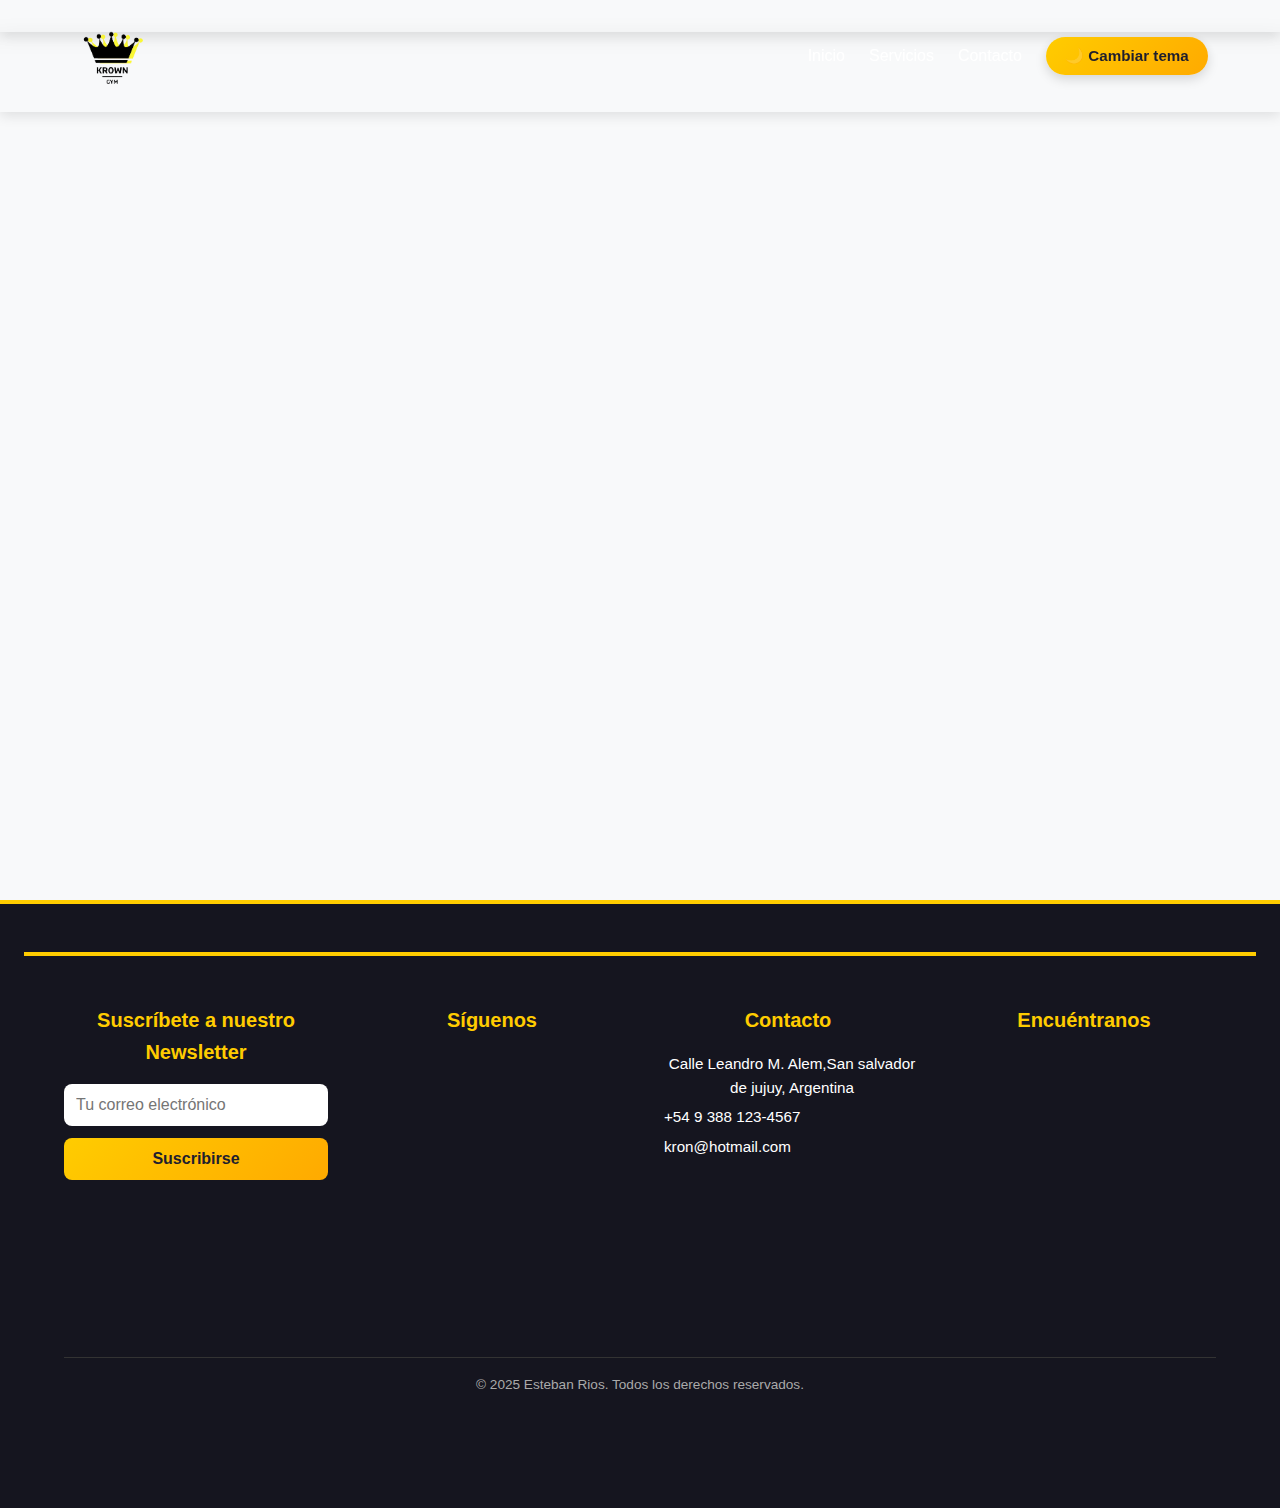
<file: formulario.html>
<!DOCTYPE html>
<html lang="en">
<head>
    <meta charset="UTF-8">
    <meta name="viewport" content="width=device-width, initial-scale=1.0">
    <title>Krown Gym</title>
    <link rel="icon" href="images/logo.png" type="image/png">
    <link rel="stylesheet" href="style/formulario.css">
</head>
<body>
    <header></header>
    <main class="animate">
        <section class="contact-form-section">
            <div class="container">
                <h2>Contactanos</h2>
                <form class="contact-form" action="#" method="post">
                    <div class="form-group">
                        <label for="name">Nombre:</label>
                        <input type="text" id="name" name="name" required minlength="3" maxlength="50">
                        <span class="error-message"></span>
                    </div>
                    <div class="form-group">
                        <label for="email">Email:</label>
                        <input type="email" id="email" name="email" required>
                        <span class="error-message"></span>
                    </div>
                    <div class="form-group">
                        <label for="phone">Telefono:</label>
                        <input type="tel" id="phone" name="phone" pattern="[0-9]{10}" placeholder="">
                        <span class="error-message"></span>
                    </div>
                    <div class="form-group">
                        <label for="message">Mensaje:</label>
                        <textarea id="message" name="message" required minlength="10" maxlength="500"></textarea>
                        <span class="error-message"></span>
                    </div>
                    <button type="submit">Enviar</button>
                    <div class="loading-spinner"></div>
                </form>
            </div>
        </section>
        
        <div class="confirmation-modal">
            <div class="modal-content">
                <span class="close-modal">&times;</span>
                <p>Gracias por comunicarte, su mensaje sera respondido pronto!!</p>
            </div>
        </div>
    </main>
    <footer></footer>

    <script src="js/script.js"></script>
</body>
</html>
</file>
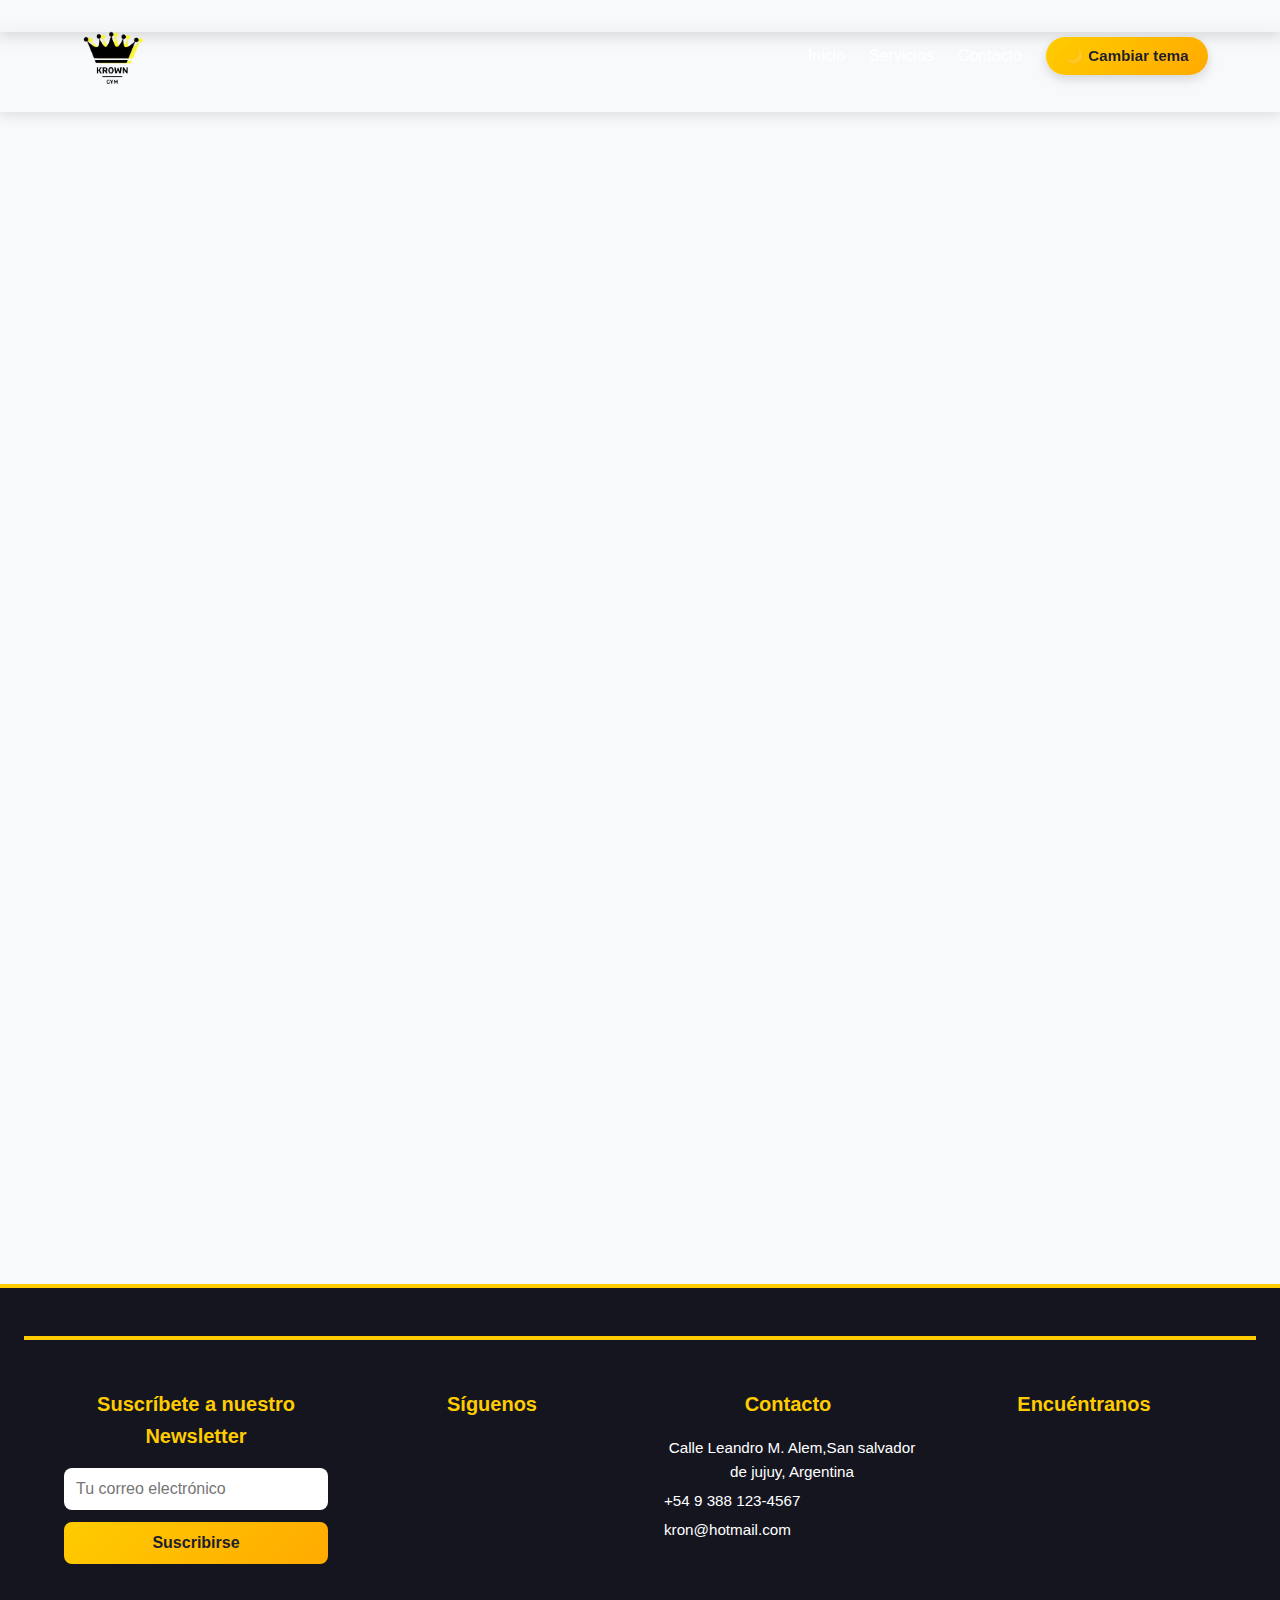
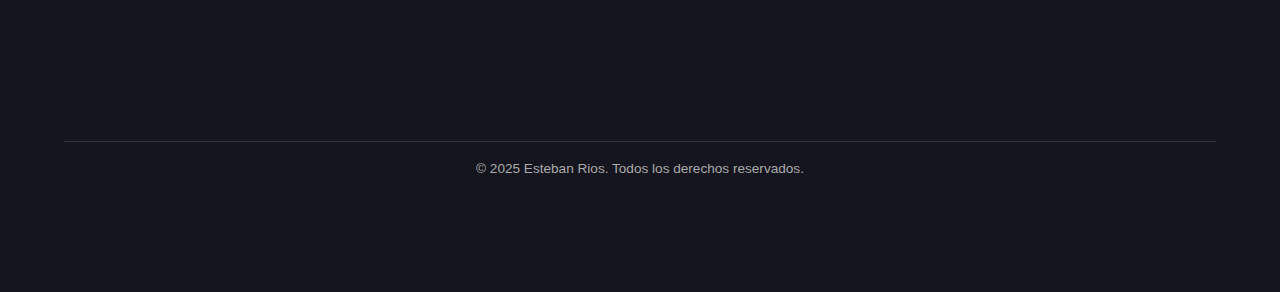
<file: precios.html>
<!DOCTYPE html>
<html lang="en">
<head>
    <meta charset="UTF-8">
    <meta name="viewport" content="width=device-width, initial-scale=1.0">
    <title>Krown Gym</title>
    <link rel="icon" href="images/logo.png" type="image/png">
    <link rel="stylesheet" href="style/precios.css">
</head>
<body>

    <header></header>

    <main class="animate">
        <section class="pricing-page">
            <div class="container">
              <h1>Nuestro Planes</h1>
          
              <input type="radio" name="pricing-toggle" id="monthly" checked>
              <input type="radio" name="pricing-toggle" id="annual">
          
              <div class="pricing-toggle">
                <label for="monthly">Mensual</label>
                <label for="annual">Anual</label>
              </div>
          
              <div class="pricing-table">
          
                <!-- YOGA PLANS -->
                <div class="pricing-plan">
                  <h3 class="plan-name">Yoga Básico</h3>
                  <p class="plan-price" data-monthly-price="$5000" data-annual-price="$55000"></p>
                  <ul class="plan-features">
                    <li class="tooltip">Posturas iniciales
                      <span class="tooltip-text">Ideales para principiantes</span>
                    </li>
                    <li class="tooltip">3 clases semanales
                      <span class="tooltip-text">Lunes, miércoles y viernes</span>
                    </li>
                    <li class="tooltip">Entrenadora: Sofía López
                      <span class="tooltip-text">Especialista en Hatha y Vinyasa</span>
                    </li>
                  </ul>
                  <a href="#" class="plan-button">Seleccionar Plan</a>
                </div>
          
                <div class="pricing-plan">
                  <h3 class="plan-name">Yoga Premium</h3>
                  <p class="plan-price" data-monthly-price="$9500" data-annual-price="$105000"></p>
                  <ul class="plan-features">
                    <li class="tooltip">Técnicas avanzadas
                      <span class="tooltip-text">Ashtanga, Vinyasa Flow y meditación</span>
                    </li>
                    <li class="tooltip">Clases ilimitadas
                      <span class="tooltip-text">Acceso libre toda la semana</span>
                    </li>
                    <li class="tooltip">Entrenadora: Sofía López
                      <span class="tooltip-text">Certificación internacional</span>
                    </li>
                  </ul>
                  <a href="#" class="plan-button">Seleccionar Plan</a>
                </div>
          
                <!-- MUSCULACIÓN PLANS -->
                <div class="pricing-plan">
                  <h3 class="plan-name">Musculación Básico</h3>
                  <p class="plan-price" data-monthly-price="$6000" data-annual-price="$66000"></p>
                  <ul class="plan-features">
                    <li class="tooltip">Rutinas generales
                      <span class="tooltip-text">Fuerza, resistencia y tonificación</span>
                    </li>
                    <li class="tooltip">3 días por semana
                      <span class="tooltip-text">Turnos de mañana y tarde</span>
                    </li>
                    <li class="tooltip">Entrenador: Marcos Pérez
                      <span class="tooltip-text">Experto en entrenamiento funcional</span>
                    </li>
                  </ul>
                  <a href="#" class="plan-button">Seleccionar Plan</a>
                </div>
          
                <div class="pricing-plan">
                  <h3 class="plan-name">Musculación Premium</h3>
                  <p class="plan-price" data-monthly-price="$11500" data-annual-price="$126000"></p>
                  <ul class="plan-features">
                    <li class="tooltip">Entrenamiento personalizado
                      <span class="tooltip-text">Rutinas adaptadas a tus objetivos</span>
                    </li>
                    <li class="tooltip">Acceso completo al gimnasio
                      <span class="tooltip-text">Todos los días sin límite de horario</span>
                    </li>
                    <li class="tooltip">Entrenador: Marcos Pérez
                      <span class="tooltip-text">Coach certificado en musculación avanzada</span>
                    </li>
                  </ul>
                  <a href="#" class="plan-button">Seleccionar Plan</a>
                </div>
          
                <!-- CROSSFIT PLANS -->
                <div class="pricing-plan">
                  <h3 class="plan-name">CrossFit Principiantes</h3>
                  <p class="plan-price" data-monthly-price="$8500" data-annual-price="$93500"></p>
                  <ul class="plan-features">
                    <li class="tooltip">Movimientos funcionales
                      <span class="tooltip-text">Ejercicios básicos de CrossFit</span>
                    </li>
                    <li class="tooltip">3 clases semanales
                      <span class="tooltip-text">Para mejorar fuerza y coordinación</span>
                    </li>
                    <li class="tooltip">Entrenador: Diego Torres
                      <span class="tooltip-text">Técnico especializado en iniciación</span>
                    </li>
                  </ul>
                  <a href="#" class="plan-button">Seleccionar Plan</a>
                </div>
          
                <div class="pricing-plan">
                  <h3 class="plan-name">CrossFit Extremo</h3>
                  <p class="plan-price" data-monthly-price="$13500" data-annual-price="$149000"></p>
                  <ul class="plan-features">
                    <li class="tooltip">WODs de alta intensidad
                      <span class="tooltip-text">Entrenamientos avanzados todos los días</span>
                    </li>
                    <li class="tooltip">Competencias internas
                      <span class="tooltip-text">Torneos y desafíos mensuales</span>
                    </li>
                    <li class="tooltip">Entrenador: Diego Torres
                      <span class="tooltip-text">Coach certificado Nivel 2</span>
                    </li>
                  </ul>
                  <a href="#" class="plan-button">Seleccionar Plan</a>
                </div>
          
                <!-- PERSONALIZADO -->
                <div class="pricing-plan">
                  <h3 class="plan-name">Entrenamiento Personalizado</h3>
                  <p class="plan-price" data-monthly-price="$16000" data-annual-price="$176000"></p>
                  <ul class="plan-features">
                    <li class="tooltip">Rutina 100% adaptada
                      <span class="tooltip-text">Ejercicios pensados exclusivamente para vos</span>
                    </li>
                    <li class="tooltip">Seguimiento semanal
                      <span class="tooltip-text">Control de evolución con la entrenadora</span>
                    </li>
                    <li class="tooltip">Entrenadora: Laura Gómez
                      <span class="tooltip-text">Entrenadora personal con enfoque holístico</span>
                    </li>
                  </ul>
                  <a href="#" class="plan-button">Seleccionar Plan</a>
                </div>
                
                <div class="pricing-plan">
                    <h3 class="plan-name">Pase Libres</h3>
                    <p class="plan-price" data-monthly-price="$10000" data-annual-price="$80000"></p>
                    <ul class="plan-features">
                      <li class="tooltip">
                        Acceso a cualquier clase disponible
                        <span class="tooltip-text">Ideal para quienes no tienen una rutina fija</span>
                      </li>
                      <li class="tooltip">
                        No requiere membresía mensual
                        <span class="tooltip-text">Pagás solo por lo que usás</span>
                      </li>
                      <li class="tooltip">
                        Profesores disponibles en horarios seleccionados
                        <span class="tooltip-text">Sujeto a cupo y disponibilidad</span>
                      </li>
                    </ul>
                    <a href="#" class="plan-button">Elegir Plan</a>
                  </div>

              </div>
            </div>
          </section>
          
        
    </main>

    <footer></footer>

    <script src="js/script.js"></script>
</body>
</html>
</file>
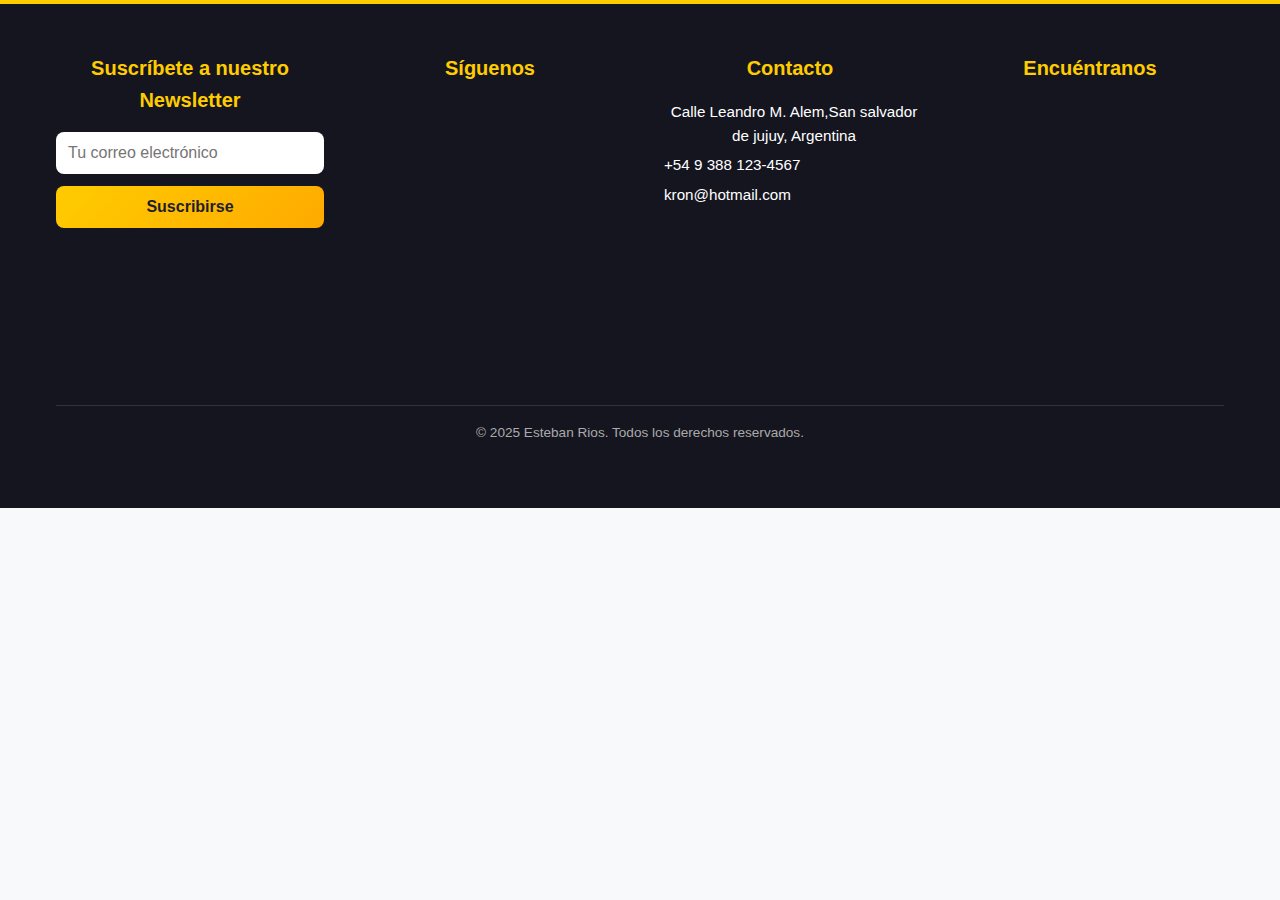
<file: layouts/footer.html>
<!DOCTYPE html>
<html lang="en">
<head>
    <meta charset="UTF-8">
    <meta name="viewport" content="width=device-width, initial-scale=1.0">
    <title>footer</title>
    <link rel="stylesheet" href="../style/style.css">
</head>
<body>
    <footer>
        <div class="container">
          <div class="footer-content">
            <!-- Newsletter -->
            <div class="newsletter">
              <h3>Suscríbete a nuestro Newsletter</h3>
              <form action="#" method="post">
                <input type="email" name="email" placeholder="Tu correo electrónico" required>
                <button type="submit">Suscribirse</button>
              </form>
            </div>
      
            <!-- Redes Sociales -->
            <div class="social-media">
              <h3>Síguenos</h3>
              <ul>
                <li><a href="#"><i class="fab fa-facebook-f"></i></a></li>
                <li><a href="#"><i class="fab fa-twitter"></i></a></li>
                <li><a href="#"><i class="fab fa-instagram"></i></a></li>
                <li><a href="#"><i class="fab fa-youtube"></i></a></li>
              </ul>
            </div>
      
            <!-- Información de Contacto -->
            <div class="contact-info">
              <h3>Contacto</h3>
              <p><i class="fas fa-map-marker-alt"></i> Calle Leandro M. Alem,San salvador de jujuy, Argentina</p>
              <p><i class="fas fa-phone-alt"></i> +54 9 388 123-4567</p>
              <p><i class="fas fa-envelope"></i> kron@hotmail.com</p>
            </div>
      
            <!-- Mapa -->
            <div class="map">
              <h3>Encuéntranos</h3>
              <iframe src="https://www.google.com/maps/embed?pb=..." width="200" height="120" style="border:0;" allowfullscreen="" loading="lazy"></iframe>
            </div>
          </div>
      
          <!-- Derechos Reservados -->
          <div class="footer-bottom">
            <p>&copy; 2025 Esteban Rios. Todos los derechos reservados.</p>
          </div>
        </div>
      </footer>
</body>
</html>
</file>
<file: style/blog.css>
:root {
  /* Light Theme */
  --background: #f5f5f5;
  --text-color: #1e1e2e;
  --primary-color: #007bff;
  --accent-color: #ffcc00;
  --box-bg: #fff;
  --hover-color: #0056b3;
  --border-color: #ccc;
}

[data-theme="dark"] {
  --background: #1e1e2e;
  --text-color: #f8f8f2;
  --primary-color: #82AAFF;
  --accent-color: #ffcc00;
  --box-bg: #26264d;
  --hover-color: #4b5294;
  --border-color: #444;
}

* {
  margin: 0;
  padding: 0;
  box-sizing: border-box;
}

body {
  font-family: 'Poppins', 'Roboto', sans-serif;
  line-height: 1.6;
  background-color: var(--background);
  color: var(--text-color);
  scroll-behavior: smooth;
  scroll-snap-type: y mandatory;
  overflow-y: scroll;
  margin-top: 200px;
}

/* Scroll Snap Section */
section {
  scroll-snap-align: start;
  scroll-snap-stop: always;
  padding: 2rem;
}

/* General Content Styling */
h1, h2, h3 {
  margin-bottom: 1rem;
}

p {
  margin-bottom: 1rem;
}

a {
  color: var(--primary-color);
  text-decoration: none;
}

a:hover {
  text-decoration: underline;
}

input[type="radio"] {
  display: none;
}

/* Responsive Navigation */
@media (max-width: 768px) {
  nav {
    flex-direction: column;
    text-align: center;
  }

  nav ul {
    flex-direction: column;
    margin-top: 1rem;
  }

  nav ul li {
    margin: 0.5rem 0;
  }
}

/* Blog Grid Layout */
.blog-container {
  display: grid;
  grid-template-columns: repeat(3, 1fr);
  grid-gap: 20px;
}

.sidebar {
  grid-column: 3;
  grid-row: 1 / span 2;
}

.article {
  grid-column: auto;
  grid-row: auto;
}

/* Article Styling */
article {
  background-color: var(--box-bg);
  border: 1px solid var(--border-color);
  padding: 15px;
  border-radius: 10px;
  box-shadow: 0 2px 10px rgba(0, 0, 0, 0.1);
  transition: transform 0.3s ease, box-shadow 0.3s ease;
  view-timeline-name: --article;
  view-timeline-axis: block;
  animation-timeline: --article;
  animation-name: show;
  animation-range: entry 25% cover 50%;
}

article:hover {
  transform: translateY(-5px);
  box-shadow: 0 4px 20px rgba(0, 0, 0, 0.15);
}


/* Read More Button */
.read-more {
  display: inline-block;
  background-color: var(--accent-color);
  color: var(--text-color);
  padding: 8px 15px;
  border-radius: 5px;
  text-decoration: none;
  transition: background-color 0.3s ease;
}

.read-more:hover {
  background-color: var(--background);
}

/* Sidebar Styling */
.sidebar-item {
  background-color: var(--box-bg);
  border: 1px solid var(--border-color);
  padding: 15px;
  border-radius: 10px;
  box-shadow: 0 2px 10px rgba(0, 0, 0, 0.1);
}

.sidebar-item ul {
  list-style: none;
  padding: 0;
}

.sidebar-item ul li {
  margin-bottom: 5px;
}

/* Filter Options */
.filter-options {
  display: flex;
  justify-content: center;
  gap: 1rem;
  height: 10px;
  margin-bottom: 2rem;
  flex-wrap: wrap;
}

.filter-options input[type="radio"] {
  display: none;
}

.filter-options label {
  padding: 0.5rem 1rem;
  border-radius: 5px;
  background-color: var(--box-bg);
  border: 1px solid var(--border-color);
  cursor: pointer;
  transition: background-color 0.3s ease, color 0.3s ease;
}

.filter-options label:hover {
  background-color: var(--accent-color);
  color: var(--text-color);
}

/* Filtering Logic */
article {
  transition: opacity 0.3s ease, transform 0.3s ease;
}

#all:checked ~ .main-article,
#all:checked ~ .article,
#workouts:checked ~ .article[data-tags*="workouts"],
#nutrition:checked ~ .article[data-tags*="nutrition"],
#tips:checked ~ .article[data-tags*="tips"] {
  display: block;
  opacity: 1;
  transform: translateY(0);
}

#workouts:checked ~ .article:not([data-tags*="workouts"]),
#nutrition:checked ~ .article:not([data-tags*="nutrition"]),
#tips:checked ~ .article:not([data-tags*="tips"]) {
  display: none;
  opacity: 0;
  transform: translateY(20px);
}

#all:checked ~ .filter-options label[for="all"],
#workouts:checked ~ .filter-options label[for="workouts"],
#nutrition:checked ~ .filter-options label[for="nutrition"],
#tips:checked ~ .filter-options label[for="tips"] {
  background-color: var(--primary-color);
  color: #fff;
}

.comments {
  grid-column: 1 / span 3;
  margin-top: 3rem;
  background-color: var(--box-bg);
  padding: 2rem;
  border-radius: 12px;
  box-shadow: 0 2px 15px rgba(0,0,0,0.1);
}

.comment {
  display: flex;
  align-items: center;
  margin-bottom: 1.5rem;
  view-timeline-name: --comments;
  view-timeline-axis: block;
  animation-timeline: --comments;
  animation-name: show;
  animation-range: entry 25% cover 50%;
}

.avatar {
  width: 50px;
  height: 50px;
  background: linear-gradient(135deg, var(--primary-color), var(--accent-color));
  border-radius: 50%;
  margin-right: 1rem;
  position: relative;
  view-timeline-name: --comments;
  view-timeline-axis: block;
  animation-timeline: --comments;
  animation-name: show;
  animation-range: entry 25% cover 50%;
}

.comment-body {
  view-timeline-name: --comments;
  view-timeline-axis: block;
  animation-timeline: --comments;
  animation-name: show;
  animation-range: entry 25% cover 50%;
  background-color: var(--background);
  padding: 0.8rem 1.2rem;
  border-radius: 10px;
  border: 1px solid var(--border-color);
}

/* Scroll Reveal animación */

@keyframes show{
  from{
    opacity: 0;
    scale: 25%;
  }



  to{
    opacity: 1;
    scale: 100%;
  }
}
</file>
<file: style/clases.css>
:root {
  --color-bg: #f5f5f5;
  --color-text: #1E1E2E;
  --color-primary: #0077cc;
  --color-secondary: #252541;
  --color-accent: #82AAFF;
  --color-hover: #005fa3;
  --accent-color: #ffcc00;
  --color-card-bg: #ffffff;
}

[data-theme="dark"] {
  --color-bg: #1E1E2E;
  --color-text: #F8F8F2;
  --color-primary: #0077cc;
  --color-secondary: #252541;
  --color-accent: #82AAFF;
  --accent-color: #ffcc00;
  --color-hover: #005fa3;
  --color-card-bg: #252541;
}

* {
  margin: 0;
  padding: 0;
  box-sizing: border-box;
}

body {
  font-family: 'Poppins', 'Roboto', sans-serif;
  line-height: 1.6;
  background-color: var(--color-bg);
  color: var(--color-text);
  scroll-snap-type: y mandatory;
  overflow-y: scroll;
}

section {
  scroll-snap-align: start;
  padding: 4rem 2rem;
}

h1, h2, h3 {
  margin-bottom: 1rem;
}

p {
  margin-bottom: 1rem;
}

a {
  color: var(--color-accent);
  text-decoration: none;
}

a:hover {
  text-decoration: underline;
}

/* Responsive Design */
@media (max-width: 768px) {
  nav {
    flex-direction: column;
    text-align: center;
  }

  nav ul {
    flex-direction: column;
    margin-top: 1rem;
  }

  nav ul li {
    margin: 0.5rem 0;
  }
}

.classes-page {
  padding: 8rem 0 4rem;
  min-height: 100vh;
  display: flex;
  flex-direction: column;
  justify-content: flex-start;
}

.filter-options {
  position: relative;
  display: flex;
  border: 1px solid var(--accent-color);
  justify-content: center;
  background-color: var(--color-card-bg);
  border-radius: 1.5rem;
  overflow: hidden;
  padding: 0.5rem;
  box-shadow: 0 4px 12px rgba(0, 0, 0, 0.08);
}
.filter-options::before {
  content: '';
  position: absolute;
  top: 0;
  left: 0;
  width: 25%;
  height: 100%;
  background-color: var(--accent-color);
  border-radius: 1.5rem;
  z-index: 0;
  transition: transform 0.3s ease;
}

input[type="radio"] {
  display: none;
}

.filter-options label {
  flex: 1;
  text-align: center;
  padding: 0.8rem 0;
  cursor: pointer;
  position: relative;
  z-index: 1;
  font-weight: 500;
  color: var(--color-text);
  transition: color 0.3s ease, font-weight 0.3s ease;
}

/* Animación del highlight */
#all:checked ~ .filter-options::before {
  transform: translateX(0%);
}

#musculacion:checked ~ .filter-options::before {
  transform: translateX(100%);
}

#crossfit:checked ~ .filter-options::before {
  transform: translateX(200%);
}

#yoga:checked ~ .filter-options::before {
  transform: translateX(300%);
}

/* Selected label styling */
#all:checked ~ .filter-options label[for="all"],
#musculacion:checked ~ .filter-options label[for="musculacion"],
#crossfit:checked ~ .filter-options label[for="crossfit"],
#yoga:checked ~ .filter-options label[for="yoga"] {
  font-weight: 700;
  color: var(--color-secondary);
}

input#all:checked ~ .filter-options label[for="all"],
input#musculacion:checked ~ .filter-options label[for="musculacion"],
input#crossfit:checked ~ .filter-options label[for="crossfit"],
input#yoga:checked ~ .filter-options label[for="yoga"] {
  background-color: var(--active-bg);
  color: var(--active-color);
}

.classes-grid {
  display: grid;
  grid-template-columns: repeat(auto-fit, minmax(300px, 1fr));
  gap: 2rem;
}

.class-card1 {
  background-color: var(--color-card-bg);
  border-radius: 10px;
  box-shadow: 0 4px 8px rgba(0, 0, 0, 0.1);
  overflow: hidden;
  padding: 1rem;
  transition: transform 0.4s ease, box-shadow 0.4s ease;
}

.class-card1 img {
  width: 100%;
  height: 200px;
  object-fit: cover;
  margin-bottom: 1rem;
  clip-path: polygon(0 0, 100% 0, 100% 85%, 0% 100%);
}
.class-card1:hover{
  transform: translateY(-5px);
  box-shadow: 0 6px 12px rgba(0, 0, 0, 0.15);
}

.class-card1 h3 {
  margin-bottom: 0.5rem;
}

#all:checked ~ .classes-grid .class-card1,
#musculacion:checked ~ .classes-grid .class-card1.musculacion,
#crossfit:checked ~ .classes-grid .class-card1.crossfit,
#yoga:checked ~ .classes-grid .class-card1.yoga {
  display: block;
}

#musculacion:checked ~ .classes-grid .class-card1:not(.musculacion),
#crossfit:checked ~ .classes-grid .class-card1:not(.crossfit),
#yoga:checked ~ .classes-grid .class-card1:not(.yoga) {
  display: none;
}

#all:checked ~ .filter-options label[for="all"],
#musculacion:checked ~ .filter-options label[for="musculacion"],
#crossfit:checked ~ .filter-options label[for="crossfit"],
#yoga:checked ~ .filter-options label[for="yoga"] {
  background-color: var(--color-primary);
  color: #fff;
}

/* Gallery Page */
.gallery-page {
  padding: 4rem 0;
  min-height: 100vh;
  display: flex;
  flex-direction: column;
  justify-content: flex-start;
  view-timeline-name: --galery;
  view-timeline-axis: block;
  animation-timeline: --galery;
  animation-name: show;
  animation-range: entry 25% cover 50%;
}

.masonry-grid {
  column-count: 3;
  column-gap: 1rem;
}

.grid-item {
  break-inside: avoid;
  margin-bottom: 1rem;
  transition: transform 0.4s ease, box-shadow 0.4s ease;
}

.grid-item:hover{
  transform: translateY(-5px);
  box-shadow: 0 6px 12px rgba(0, 0, 0, 0.15);
}

.grid-item img {
  width: 100%;
  display: block;
  border-radius: 8px;
  mask-image: radial-gradient(circle, black 70%, transparent 100%);
  -webkit-mask-image: radial-gradient(circle, black 70%, transparent 100%);
}

.class-cards-grid {
  display: grid;
  grid-template-columns: repeat(auto-fit, minmax(300px, 1fr));
  gap: 2rem;
  view-timeline-name: --card;
  view-timeline-axis: block;
  animation-timeline: --card;
  animation-name: show;
  animation-range: entry 25% cover 50%;
}

.class-card2 {
  background-color: var(--color-card-bg);
  border-radius: 10px;
  box-shadow: 0 4px 8px rgba(0, 0, 0, 0.1);
  padding: 10px;
  overflow: hidden;
  transition: transform 0.3s ease, box-shadow 0.3s ease;
  position: relative;
  height: 400px;
  margin-bottom: 30px;
}

.class-card2:hover {
  transform: translateY(-5px);
  box-shadow: 0 6px 12px rgba(0, 0, 0, 0.15);
}

.class-card2-content {
  padding: 1rem;
  position: relative;
  z-index: 2;
}

.class-card2-content h3 {
  margin-bottom: 0.5rem;
}

.class-card2-content p {
  margin-bottom: 1rem;
}

.class-overlay {
  position: absolute;
  top: 0;
  left: 0;
  width: 100%;
  height: 100%;
  opacity: 0;
  transition: opacity 0.3s ease;
  display: flex;
  justify-content: center;
  align-items: center;
  text-align: center;
  color: #fff;
  z-index: 1;
  border-radius: 1rem;
}

.class-card2:hover .class-overlay {
  opacity: 1;
}

.class-button {
  display: inline-block;
  background-color: var(--accent-color);
  color: var(--color-text);
  padding: 0.5rem 1rem;
  border-radius: 5px;
  text-decoration: none;
  transition: background-color 0.3s ease;
  font-weight: 600;
  margin-top: 1rem;
}

.class-button:hover {
  background-color: var(--color-accent);
}

.schedule-container {
  max-width: 1000px;
  margin: 4rem auto;
  padding: 2rem;
  background-color: var(--color-card-bg);
  border-radius: 16px;
  box-shadow: 0 8px 24px rgba(0, 0, 0, 0.1);
  min-height: 100vh;
  display: flex;
  flex-direction: column;
  justify-content: flex-start;
}

.schedule-container h2 {
  text-align: center;
  margin-bottom: 2rem;
  font-size: 2rem;
  color: var(--color-primary);
}

.schedule-table {
  width: 100%;
  border-collapse: separate;
  border-spacing: 0;
  border-radius: 12px;
  overflow: hidden;
  font-size: 0.95rem;
  background-color: var(--color-card-bg);
  box-shadow: 0 4px 12px rgba(0, 0, 0, 0.05);
  view-timeline-name: --table;
  view-timeline-axis: block;
  animation-timeline: --table;
  animation-name: show;
  animation-range: entry 25% cover 50%;
}

.schedule-table thead {
  background-color: var(--color-primary);
  color: white;
}

.schedule-table th, .schedule-table td {
  padding: 1rem;
  text-align: center;
  border-bottom: 1px solid #e5e5e5;
}

.schedule-table th:first-child,
.schedule-table td:first-child {
  background-color: var(--color-bg);
  font-weight: 600;
  color: var(--color-text);
  position: sticky;
  left: 0;
  z-index: 1;
}

.schedule-table tbody tr:hover {
  background-color: rgba(0, 119, 204, 0.05);
}

.schedule-table td:not(:first-child) {
  transition: background-color 0.3s ease;
}

.schedule-table td:not(:first-child):hover {
  background-color: var(--color-hover);
  color: white;
  font-weight: bold;
  cursor: pointer;
}

/* Responsive scroll */
@media (max-width: 768px) {
  .schedule-container {
    padding: 1rem;
  }

  .schedule-table {
    display: block;
    overflow-x: auto;
    white-space: nowrap;
  }

  .schedule-table thead {
    display: table-header-group;
  }

  .schedule-table th, .schedule-table td {
    padding: 0.75rem;
    font-size: 0.85rem;
  }
}

@keyframes slideFadeIn {
  0% {
    opacity: 0;
    transform: translateY(20px);
  }
  100% {
    opacity: 1;
    transform: translateY(0);
  }
}

.animate {
  opacity: 0;
  animation: slideFadeIn 0.8s ease-out forwards;
}

.animate.delay {
  animation-delay: 0.3s;
}

@keyframes show{
  from{
    opacity: 0;
    scale: 25%;
  }



  to{
    opacity: 1;
    scale: 100%;
  }
}
</file>
<file: style/entrenadores.css>
:root {
  /* Light Theme Colors */
  --bg-color: #f8f9fa;
  --text-color: #1e1e2e;
  --primary-color: #0077cc;
  --accent-color: #ffcc00;
  --header-bg: #ffffff;
  --card-bg: #ffffff;
  --link-color: #0077cc;
  --hover-color: #005fa3;
}

[data-theme="dark"] {
  --bg-color: #1E1E2E;
  --text-color: #F8F8F2;
  --primary-color: #0077cc;
  --accent-color: #ffcc00;
  --header-bg: #2A2A40;
  --card-bg: #2A2A40;
  --link-color: #82AAFF;
  --hover-color: #e6b800;
}

body {
  margin: 0;
  font-family: 'Segoe UI', sans-serif;
  background: var(--main-bg);
  color: var(--text-color);
  scroll-behavior: smooth;
  margin-top: 150px;
}

.container {
  padding: 2rem;
  max-width: 1200px;
  margin: auto;
  
}

h1 {
  text-align: center;
  font-size: 2.5rem;
  margin-bottom: 2rem;
}

.trainers-grid {
  display: flex;
  flex-wrap: wrap;
  justify-content: center;
  gap: 2rem;
}

.trainer-card {
  width: 280px;
  flex: 0 0 auto;
  background: var(--card-bg);
  border-radius: 16px;
  box-shadow: 0 10px 30px rgba(0,0,0,0.1);
  perspective: 1000px;
  transition: transform 0.4s ease;
}

.trainer-card-inner {
  position: relative;
  width: 100%;
  padding-top: 130%;
  transform-style: preserve-3d;
  transition: transform 0.8s;
}

.trainer-card:hover .trainer-card-inner {
  transform: rotateY(180deg);
}

.trainer-card-front,
.trainer-card-back {
  position: absolute;
  top: 0; left: 0;
  width: 100%; height: 100%;
  backface-visibility: hidden;
  border-radius: 16px;
  overflow: hidden;
  display: flex;
  flex-direction: column;
  justify-content: center;
  align-items: center;
  padding: 1rem;
}

.trainer-card-front {
  background: var(--trainer-card-gradient);
  color: var(--text-color);
}

.trainer-card-front img {
  width: 80%;
  height: 200px;
  border-radius: 12px;
  margin-bottom: 1rem;
  object-fit: cover;
}

.trainer-card-back {
  background: var(--card-bg);
  transform: rotateY(180deg);
  color: var(--text-color);
  text-align: center;
}

.trainers-skills {
  display: grid;
  grid-template-columns: repeat(auto-fit, minmax(280px, 1fr));
  gap: 2rem;
  padding: 2rem;
  view-timeline-name: --skills;
  view-timeline-axis: block;
  animation-timeline: --skills;
  animation-name: show;
  animation-range: entry 25% cover 50%;
}

.trainer-card2 {
  background: var(--card-bg);
  border-radius: 16px;
  padding: 20px;
  box-shadow: 0 12px 30px rgba(0, 0, 0, 0.08);
  transition: transform 0.3s ease;
}

.trainer-card2:hover {
  transform: translateY(-5px);
}

.trainer-card2 h4 {
  font-size: 1.4rem;
  margin-bottom: 1.2rem;
  color: var(--text-color);
}

.skill-bar {
  margin-bottom: 1.2rem;
}

.skill-info {
  display: flex;
  justify-content: space-between;
  font-size: 0.95rem;
  margin-bottom: 0.3rem;
  color: var(--text-color);
}

.skill-progress {
  height: 10px;
  background: #e0e0e0;
  border-radius: 8px;
  overflow: hidden;
  position: relative;
}

.skill-fill {
  height: 100%;
  width: 0%;
  background: linear-gradient(90deg, var(--accent-color), var(--accent-color-2));
  border-radius: 8px;
  transition: width 1.2s ease-in-out;
}

/* Rating Stars */
.rating-container {
  max-width: auto;
  margin: 2rem auto;
  padding: 1.5rem 1rem;
  background: var(--card-bg, #fff);
  border-radius: 16px;
  box-shadow: 0 10px 24px rgba(0, 0, 0, 0.06);
  text-align: center;
  color: var(--text-color, #333);
  view-timeline-name: --raiting;
  view-timeline-axis: block;
  animation-timeline: --raiting;
  animation-name: show;
  animation-range: entry 25% cover 50%;
}

.rating-container h1 {
  font-size: 1.6rem;
  margin-bottom: 0.4rem;
}

.rating-container p {
  font-size: 0.95rem;
  margin-bottom: 1rem;
  color: var(--text-secondary, #666);
}

.rating {
  display: flex;
  justify-content: center;
  flex-direction: row-reverse;
  gap: 0.5rem;
  margin-top: 0.5rem;
}

.rating input {
  display: none;
}

.rating label {
  font-size: 2rem;
  color: #ccc;
  cursor: pointer;
  transition: transform 0.2s ease, color 0.3s ease;
  position: relative;
}

.rating label::before {
  content: "★";
}

.rating input:checked ~ label::before,
.rating label:hover ~ label::before,
.rating label:hover::before {
  color: gold;
}

.rating label:hover {
  transform: scale(1.15);
}

@keyframes slideFadeIn {
  0% {
    opacity: 0;
    transform: translateY(20px);
  }
  100% {
    opacity: 1;
    transform: translateY(0);
  }
}

.animate-text {
  opacity: 0;
  animation: slideFadeIn 0.8s ease-out forwards;
}

.animate-text.delay {
  animation-delay: 0.3s;
}

@keyframes show{
  from{
    opacity: 0;
    scale: 25%;
  }



  to{
    opacity: 1;
    scale: 100%;
  }
}
</file>
<file: style/formulario.css>
:root {
  --bg-color: #ffffff;
  --bg-container: #f0f0f0;
  --text-color: #222222;
  --primary-color: #007bff;
  --primary-hover: #0056b3;
  --success-color: #28a745;
  --error-color: #dc3545;
  --link-color: #007bff;
  --accent-color: #ffcc00;
  --form-bg: #ffffff;
  --box-shadow: 0 0 10px rgba(0, 0, 0, 0.1);
}

[data-theme="dark"] {
  --bg-color: #1E1E2E;
  --bg-container: #27273f;
  --text-color: #F8F8F2;
  --primary-color: #82AAFF;
  --primary-hover: #3d6eea;
  --accent-color: #ffcc00;
  --form-bg: #1E1E2E;
}

/* === Reset básico === */
* {
  margin: 0;
  padding: 0;
  box-sizing: border-box;
}

body {
  font-family: 'Poppins', 'Roboto', sans-serif;
  line-height: 1.6;
  background-color: var(--bg-color);
  color: var(--text-color);
  scroll-snap-type: y mandatory;
  scroll-behavior: smooth;
  overflow-y: scroll;
}

section {
  scroll-snap-align: start;
  min-height: 100vh;
  padding: 2rem;
}

/* === Textos y links === */
h1, h2, h3 {
  margin-bottom: 1rem;
}

p {
  margin-bottom: 1rem;
}

a {
  color: var(--link-color);
  text-decoration: none;
}

a:hover {
  text-decoration: underline;
}

/* === Responsive Nav === */
@media (max-width: 768px) {
  nav {
    flex-direction: column;
    text-align: center;
  }

  nav ul {
    flex-direction: column;
    margin-top: 1rem;
  }

  nav ul li {
    margin: 0.5rem 0;
  }
}

/* === Formularios === */
.contact-form-section {
  padding: 2rem;
  background-color: var(--bg-color);
}

.form-group {
  margin-bottom: 15px;
}

label {
  display: block;
  margin-bottom: 5px;
  font-weight: bold;
}

input[type="text"],
input[type="email"],
input[type="tel"],
textarea {
  width: 100%;
  padding: 15px;
  border: 1px solid #ccc;
  border-radius: 5px;
  font-size: 16px;
  background-color: var(--form-bg);
  color: var(--text-color);
}

textarea {
  height: 150px;
  resize: vertical;
}

button[type="submit"] {
  background-color: var(--accent-color);
  color: var(--text-color);
  padding: 10px 20px;
  border: none;
  border-radius: 5px;
  cursor: pointer;
  font-size: 16px;
  transition: background-color 0.3s ease;
  margin-bottom: 30px;
}

button[type="submit"]:hover {
  background-color: var(--bg-color);
}

/* Validación */
input:valid,
textarea:valid {
  border-color: var(--success-color);
}

input:invalid,
textarea:invalid {
  border-color: var(--error-color);
}

.error-message {
  color: var(--error-color);
  font-size: 14px;
  margin-top: 5px;
  display: block;
}

/* === Spinner === */
.loading-spinner {
  border: 4px solid rgba(0, 0, 0, 0.1);
  border-top: 4px solid var(--primary-color);
  border-radius: 50%;
  width: 30px;
  height: 30px;
  animation: spin 1s linear infinite;
  margin: 20px auto;
  display: none;
}

@keyframes spin {
  0% { transform: rotate(0deg); }
  100% { transform: rotate(360deg); }
}

.contact-form.submitting .loading-spinner {
  display: block;
}

.contact-form.submitting button[type="submit"] {
  display: none;
}

/* === Modal === */
.confirmation-modal {
  display: none;
  position: fixed;
  z-index: 1000;
  left: 0; top: 0;
  width: 100%; height: 100%;
  overflow: auto;
  background-color: rgba(0, 0, 0, 0.4);
}

.modal-content {
  background-color: #fff;
  margin: 15% auto;
  padding: 20px;
  border: 1px solid #888;
  width: 80%;
  max-width: 500px;
  border-radius: 10px;
  position: relative;
  color: #222;
}

[data-theme="dark"] .modal-content {
  background-color: var(--bg-container);
  color: var(--text-color);
}

.close-modal {
  color: #aaa;
  position: absolute;
  top: 10px;
  right: 15px;
  font-size: 28px;
  font-weight: bold;
  cursor: pointer;
}

.close-modal:hover,
.close-modal:focus {
  color: black;
  text-decoration: none;
}

/* Show modal */
.confirmation-modal.show {
  display: block;
}

/* === Animaciones === */
@keyframes slideFadeIn {
  0% {
    opacity: 0;
    transform: translateY(20px);
  }
  100% {
    opacity: 1;
    transform: translateY(0);
  }
}

.animate {
  opacity: 0;
  animation: slideFadeIn 0.8s ease-out forwards;
}

.animate.delay {
  animation-delay: 0.3s;
}

/* === Clip-path para imágenes creativas === */
.clipped-img {
  clip-path: ellipse(70% 50% at 50% 50%);
  object-fit: cover;
  width: 250px;
  height: 250px;
  transition: transform 0.4s ease;
}

.clipped-img:hover {
  transform: scale(1.05);
}
</file>
<file: style/precios.css>
:root {
  /* Light Theme */
  --background: #f5f5f5;
  --text-color: #1e1e2e;
  --primary-color: #007bff;
  --accent-color: #ffcc00;
  --box-bg: #fff;
  --hover-color: #0056b3;
}

[data-theme="dark"] {
  --background: #1e1e2e;
  --text-color: #f8f8f2;
  --primary-color: #82AAFF;
  --accent-color: #ffcc00;
  --box-bg: #26264d;
  --hover-color: #4b5294;
}

* {
  margin: 0;
  padding: 0;
  box-sizing: border-box;
}

body {
  font-family: 'Poppins', 'Roboto', sans-serif;
  line-height: 1.6;
  background-color: var(--background);
  color: var(--text-color);
  scroll-behavior: smooth;
  scroll-snap-type: y mandatory;
  overflow-y: scroll;
}

/* Scroll Snap Section */
section {
  scroll-snap-align: start;
  scroll-snap-stop: always;
}

/* General Content Styling */
h1, h2, h3 {
  margin-bottom: 1rem;
}

p {
  margin-bottom: 1rem;
}

a {
  color: var(--primary-color);
  text-decoration: none;
}

a:hover {
  text-decoration: underline;
}

input[type="radio"] {
  display: none;
}

/* Pricing Section */
.pricing-page {
  margin-top: 100px;
  padding: 2rem;
  background-color: var(--background);
}

.container {
  max-width: 1200px;
  margin: 0 auto;
  text-align: center;
}

.pricing-table {
  display: flex;
  flex-wrap: wrap;
  justify-content: center;
  gap: 20px;
  margin-top: 2rem;
  min-height: 100vh;
}

.pricing-plan {
  background: var(--box-bg);
  border-radius: 20px;
  padding: 20px;
  width: 300px;
  box-shadow: 0 6px 16px rgba(0, 0, 0, 0.15);
  transition: transform 0.3s ease, box-shadow 0.3s ease;
  clip-path: polygon(0 0, 100% 5%, 95% 100%, 0% 95%);
}

.pricing-plan:hover {
  transform: translateY(-8px);
  box-shadow: 0 10px 24px rgba(0, 0, 0, 0.2);
}

.plan-name {
  font-size: 1.5rem;
  margin-bottom: 10px;
}

.plan-price {
  font-size: 1.2rem;
  font-weight: bold;
  margin-bottom: 15px;
}

.plan-price::after {
  content: "/month";
}

.plan-features {
  list-style: none;
  padding: 0;
  margin-bottom: 20px;
}

.plan-features li {
  margin-bottom: 5px;
}

.plan-button {
  display: inline-block;
  background: var(--accent-color);
  color: #1e1e2e;
  padding: 10px 20px;
  border-radius: 30px;
  font-weight: bold;
  transition: background-color 0.3s ease, transform 0.3s ease;
}

.plan-button:hover {
  background: var(--hover-color);
  transform: scale(1.05);
}

/* Toggle */
.pricing-toggle {
  position: relative;
  display: inline-flex;
  justify-content: center;
  border-radius: 30px;
  overflow: hidden;
  border: 1px solid var(--accent-color);
  background-color: var(--box-bg);
  margin-bottom: 20px;
}

/* Animated background highlight */
.pricing-toggle::before {
  content: '';
  position: absolute;
  top: 0;
  left: 0;
  width: 50%;
  height: 100%;
  background-color: var(--accent-color);
  transition: transform 0.4s ease;
  z-index: 0;
  border-radius: 30px;
}

/* Labels */
.pricing-toggle label {
  position: relative;
  flex: 1;
  text-align: center;
  padding: 10px 20px;
  cursor: pointer;
  z-index: 1;
  color: var(--text-color);
  transition: color 0.3s ease;
}

/* Highlight position change when annual is selected */
#annual:checked ~ .pricing-toggle::before {
  transform: translateX(100%);
}

/* Reset highlight to left when monthly is selected */
#monthly:checked ~ .pricing-toggle::before {
  transform: translateX(0%);
}

/* Optional: bold text on selected */
#monthly:checked ~ .pricing-toggle label[for="monthly"],
#annual:checked ~ .pricing-toggle label[for="annual"] {
  font-weight: bold;
}

#annual:checked ~ .pricing-table .plan-price::after {
  content: "/anual";
}

#monthly:checked ~ .pricing-table .plan-price::after {
  content: "/mensual";
}

#annual:checked ~ .pricing-table .plan-price::before {
  content: attr(data-annual-price);
}

#monthly:checked ~ .pricing-table .plan-price::before {
  content: attr(data-monthly-price);
}

/* Tooltip */
.tooltip {
  position: relative;
  display: inline-block;
}

.tooltip .tooltip-text {
  visibility: hidden;
  background-color: #333;
  color: #fff;
  text-align: center;
  border-radius: 6px;
  padding: 5px 10px;
  position: absolute;
  z-index: 1;
  bottom: 125%;
  left: 50%;
  transform: translateX(-50%);
  opacity: 0;
  transition: opacity 0.3s;
  white-space: nowrap;
}

.tooltip:hover .tooltip-text {
  visibility: visible;
  opacity: 1;
}

.tooltip .tooltip-text::after {
  content: "";
  position: absolute;
  top: 100%;
  left: 50%;
  margin-left: -5px;
  border-width: 5px;
  border-style: solid;
  border-color: #333 transparent transparent transparent;
}

/* Responsive */
@media (max-width: 768px) {
  nav {
    flex-direction: column;
    text-align: center;
  }

  nav ul {
    flex-direction: column;
    margin-top: 1rem;
  }

  nav ul li {
    margin: 0.5rem 0;
  }

  .pricing-table {
    flex-direction: column;
    align-items: center;
  }
}
@keyframes slideFadeIn {
  0% {
    opacity: 0;
    transform: translateY(20px);
  }
  100% {
    opacity: 1;
    transform: translateY(0);
  }
}

.animate{
  opacity: 0;
  animation: slideFadeIn 0.8s ease-out forwards;
}

.animate.delay {
  animation-delay: 0.3s;
}
</file>
<file: style/style.css>
:root {
    /* Light Theme Colors */
    --bg-color: #f8f9fa;
    --text-color: #1e1e2e;
    --primary-color: #0077cc;
    --accent-color: #ffcc00;
    --header-bg: #ffffff;
    --card-bg: #ffffff;
    --link-color: #0077cc;
    --hover-color: #005fa3;
  }
  
  [data-theme="dark"] {
    --bg-color: #1E1E2E;
    --text-color: #F8F8F2;
    --primary-color: #0077cc;
    --accent-color: #ffcc00;
    --header-bg: #2A2A40;
    --card-bg: #2A2A40;
    --link-color: #82AAFF;
    --hover-color: #e6b800;
  }

  #logo {
    content: url('../images/logo.png');
  }

  [data-theme="dark"] #logo {
    content: url('../images/logo-oscuro.png');
  }
  
  /* Global Reset */
  * {
    margin: 0;
    padding: 0;
    box-sizing: border-box;
  }
  
  body {
    font-family: 'Poppins', 'Roboto', sans-serif;
    line-height: 1.6;
    background-color: var(--bg-color);
    color: var(--text-color);
    scroll-snap-type: y mandatory;
    overflow-y: scroll;
  }
  
  section {
    scroll-snap-align: start;
    min-height: 100vh;
    display: flex;
    flex-direction: column;
    justify-content: center;
    align-items: center;
  }
  
  /* Typography */
  h1, h2, h3 {
    margin-bottom: 1rem;
  }
  
  p {
    margin-bottom: 1rem;
  }
  
  a {
    color: var(--link-color);
    text-decoration: none;
  }
  
  a:hover {
    text-decoration: underline;
  }
  
  header {
    padding: 1rem 0;
    position: fixed;
    top: 0;
    left: 0;
    width: 100%;
    z-index: 100;
    box-shadow: 0 4px 12px rgba(0, 0, 0, 0.1);
    backdrop-filter: blur(8px);
  }
  .navbar a{
    background-color: transparent;
    color: white;
  }

  .navbar.scrolled {
    background-color: var(--header-bg);
    box-shadow: 0 2px 4px rgba(0, 0, 0, 0.2);
  }
  .navbar.scrolled a{
    color: var(--text-color);
  }

  /* Nav Container */
  nav {
    display: flex;
    justify-content: space-between;
    align-items: center;
    max-width: 1200px;
    margin: 0 auto;
    padding: 0 2rem;
  }

  /* Logo */
  .logo {
    font-weight: 700;
    font-size: 1.75rem;
    color: var(--accent-color);
    letter-spacing: 1px;
  }

  /* Navigation Links */
  nav ul {
    list-style: none;
    display: flex;
    align-items: center;
    gap: 1.5rem;
  }
  
  nav ul li a {
    text-decoration: none;
    font-weight: 500;
    font-size: 1rem;
    position: relative;
    transition: color 0.3s ease;
  }
  
  nav ul li a::after {
    content: '';
    position: absolute;
    left: 0;
    bottom: -5px;
    width: 0%;
    height: 2px;
    background-color: var(--accent-color);
    transition: width 0.3s ease;
  }
  
  nav ul li a:hover {
    color: var(--accent-color);
    text-decoration: none;
  }
  
  nav ul li a:hover::after {
    width: 100%;
  }

  .logo {
    display: flex;
    align-items: center;
    gap: 0.5rem;
    font-size: 1.5rem;
    font-weight: bold;
    color: var(--text-color);
    text-decoration: none;
  }
  
  .logo img {
    height: 80px;
    width: auto;
    object-fit: contain;
    border-radius: 8px;
    transition: transform 0.3s ease;
  }
  
  .logo:hover img {
    transform: scale(1.05);
  }
  
  /* Theme Toggle Button */
  .theme-toggle-button {
    padding: 0.6rem 1.2rem;
    background: linear-gradient(135deg, #ffcc00, #ffaa00);
    color: #1E1E2E;
    border: none;
    border-radius: 25px;
    font-weight: 600;
    font-size: 0.95rem;
    cursor: pointer;
    box-shadow: 0 4px 12px rgba(0, 0, 0, 0.15);
    transition: all 0.3s ease;
  }
  
  .theme-toggle-button:hover {
    background: linear-gradient(135deg, #ffaa00, #ff8800);
    transform: scale(1.05);
    box-shadow: 0 6px 16px rgba(0, 0, 0, 0.25);
  }
  
  /* Mega Menu */
  .has-mega-menu {
    position: relative;
  }
  
  .mega-menu {
    display: none;
    position: absolute;
    top: 100%;
    left: 0;
    min-width: 200px;
    background-color: var(--header-bg);
    padding: 1rem;
    border-radius: 0.5rem;
    box-shadow: 0 8px 24px rgba(0, 0, 0, 0.15);
    transition: all 0.3s ease;
  }
  
  .has-mega-menu:hover .mega-menu {
    display: block;
    animation: fadeIn 0.3s ease forwards;
  }
  
  .mega-menu ul {
    display: flex;
    flex-direction: column;
    gap: 0.75rem;
  }
  
  .mega-menu ul li a {
    color: var(--text-color);
    text-decoration: none;
    font-size: 0.95rem;
    transition: color 0.3s ease;
  }
  
  .mega-menu ul li a:hover {
    color: var(--accent-color);
  }
  
  .menu-toggle-button {
    display: none;
    background: none;
    border: none;
    font-size: 2rem;
    color: var(--accent-color);
    cursor: pointer;
  }

  .menu-checkbox {
    display: none;
  }
  
  /* Animation */
  @keyframes fadeIn {
    from {
      opacity: 0;
      transform: translateY(10px);
    }
    to {
      opacity: 1;
      transform: translateY(0);
    }
  }

  /* Responsive Nav */

    @media (max-width: 768px) {
    nav {
      flex-direction: column;
      text-align: center;
    }
  
    nav ul {
      flex-direction: column;
      margin-top: 1rem;
    }
  
    nav ul li {
      margin: 0.5rem 0;
    }
  
    .pricing-table {
      flex-direction: column;
      align-items: center;
    }
  }

  @media (max-width: 768px) {

    .menu-toggle-button {
      display: block;
    }
  
    .nav-links {
      display: none;
      flex-direction: column;
      background-color: var(--header-bg);
      position: absolute;
      top: 100%;
      left: 0;
      width: 100%;
      padding: 1rem;
      gap: 1rem;
    }
  
    .menu-checkbox:checked + .menu-toggle-button + .nav-links {
      display: flex;
    }
  
    .mega-menu {
      position: static;
      box-shadow: none;
      padding-left: 1rem;
    }
  
    .has-mega-menu:hover .mega-menu {
      display: block; /* opcional: mostrar siempre si preferís */
    }
  
    .theme-toggle-button {
      align-self: flex-start;
    }
  }
  
  /* Hero Section */
  .hero {
    position: relative;
    overflow: hidden;
    text-align: center;
  }
  
  .hero-video {
    position: absolute;
    top: 50%;
    left: 50%;
    min-width: 100%;
    min-height: 100%;
    width: auto;
    height: auto;
    z-index: -1;
    transform: translate(-50%, -50%);
  }
  
  .hero-overlay {
    position: relative;
    z-index: 1;
    color: white;
    padding: 2rem;
    background-color: rgba(0, 0, 0, 0.5);
    border-radius: 10px;
    max-width: 800px;
  }
  
  .hero-title {
    font-size: 3rem;
    margin-bottom: 1rem;
    text-transform: uppercase;
    overflow: hidden;
  }
  
  .hero-title span {
    display: block;
    animation: slideUp 1s ease-out forwards;
    opacity: 0;
  }
  
  .hero-title span:nth-child(2) {
    animation-delay: 0.5s;
  }
  
  .hero-subtitle {
    font-size: 1.2rem;
    margin-bottom: 2rem;
    opacity: 0;
    animation: fadeIn 1s ease-out 1s forwards;
  }
  
  .hero-button {
    display: inline-block;
    background-color: var(--accent-color);
    color: #222;
    padding: 1rem 2rem;
    border-radius: 5px;
    text-decoration: none;
    transition: background-color 0.3s ease;
    opacity: 0;
    animation: fadeIn 1s ease-out 1.5s forwards;
  }
  
  .hero-button:hover {
    background-color: var(--hover-color);
  }
  
  /* Hero Animations */
  @keyframes slideUp {
    from {
      transform: translateY(100%);
      opacity: 0;
    }
    to {
      transform: translateY(0);
      opacity: 1;
    }
  }
  
  @keyframes fadeIn {
    from {
      opacity: 0;
    }
    to {
      opacity: 1;
    }
  }
  
  /* Featured Classes */
  .featured-classes {
    padding: 4rem 0;
    view-timeline-name: --featured;
    view-timeline-axis: block;
    animation-timeline: --featured;
    animation-name: show;
    animation-range: entry 25% cover 50%;
  }
  
  .container {
    max-width: 1200px;
    margin: 0 auto;
    padding: 0 1rem;
    text-align: center;
  }
  
  .class-cards {
    display: flex;
    flex-wrap: wrap;
    justify-content: center;
    gap: 2rem;
  }
  
  .class-card {
    background: var(--card-bg);
    border-radius: 10px;
    box-shadow: 0 4px 8px rgba(0, 0, 0, 0.1);
    transition: transform 0.3s ease, box-shadow 0.3s ease;
    overflow: hidden;
    width: 300px;
    clip-path: polygon(0 0, 100% 0, 100% 85%, 50% 100%, 0 85%);
  }
  
  .class-card:hover {
    transform: translateY(-5px);
    box-shadow: 0 6px 12px rgba(0, 0, 0, 0.15);
  }
  
  .class-card img {
    width: 100%;
    height: 200px;
    object-fit: cover;
  }
  
  .card-content {
    padding: 1rem;
  }
  
  .card-button {
    display: inline-block;
    background-color: var(--primary-color);
    color: #fff;
    padding: 0.5rem 1rem;
    border-radius: 5px;
    text-decoration: none;
    transition: background-color 0.3s ease;
  }
  
  .card-button:hover {
    background-color: var(--hover-color);
  }
  
  /* Counter */
  .counter-section {
    display: flex;
    padding: 4rem 0;
    background: linear-gradient(135deg, var(--bg-color), var(--card-bg));
    text-align: center;
    view-timeline-name: --counter;
    view-timeline-axis: block;
    animation-timeline: --counter;
    animation-name: show;
    animation-range: entry 25% cover 50%;
  }
  
  .counter {
    font-size: 2rem;
    font-weight: bold;
    color: var(--text-color);
  }
  
  .counter-value {
    display: inline-block;
    animation: countUp 2s ease-in-out forwards;
  }
  
  @keyframes countUp {
    from {
      width: 0;
    }
    to {
      width: 100%;
    }
  }
  
  /* Testimonials */
  .testimonials-section {
    padding: 4rem 0;
    background: linear-gradient(135deg, var(--bg-color), var(--card-bg));
  }
  
  .testimonials-carousel {
    position: relative;
    width: 80%;
    max-width: 800px;
    margin: 0 auto;
    overflow: hidden;
  }
  
  .testimonials-list {
    display: flex;
    transition: transform 0.5s ease-in-out;
  }
  
  .testimonial {
    flex: 0 0 100%;
    padding: 2rem;
    background: var(--card-bg);
    border-radius: 10px;
    text-align: left;
    box-shadow: 0 4px 8px rgba(0, 0, 0, 0.1);
  }
  
  .testimonial-author {
    font-style: italic;
    margin-top: 1rem;
  }
  
  input[type="radio"] {
    display: none;
  }
  
  .testimonials-nav {
    display: flex;
    justify-content: center;
    margin-top: 1rem;
  }
  
  .testimonial-nav-item {
    display: block;
    width: 10px;
    height: 10px;
    border-radius: 50%;
    background-color: #ccc;
    margin: 0 5px;
    cursor: pointer;
  }
  
  input[type="radio"]:checked + .testimonial-nav-item {
    background-color: var(--primary-color);
  }
  
  #testimonial-1:checked ~ .testimonials-list {
    transform: translateX(0%);
  }
  
  #testimonial-2:checked ~ .testimonials-list {
    transform: translateX(-100%);
  }
  
  #testimonial-3:checked ~ .testimonials-list {
    transform: translateX(-200%);
  }
  
  /* Footer */
  footer {
    background-color: var(--footer-bg, #15151F);
    color: var(--footer-text, #ffffff);
    padding: 3rem 1.5rem;
    font-family: 'Inter', sans-serif;
    font-size: 0.95rem;
    border-top: 4px solid var(--accent-color, #ffaa00);
  }
  
  .footer-content {
    display: grid;
    grid-template-columns: repeat(auto-fit, minmax(250px, 1fr));
    gap: 2rem;
    max-width: 1200px;
    margin: 0 auto;
  }
  
  .footer-content h3 {
    font-size: 1.25rem;
    margin-bottom: 1rem;
    color: var(--accent-color, #ffaa00);
  }
  
  .newsletter input[type="email"] {
    width: 100%;
    padding: 0.75rem;
    border: none;
    border-radius: 8px;
    margin-bottom: 0.75rem;
    font-size: 1rem;
  }
  
  .newsletter button {
    width: 100%;
    background: linear-gradient(135deg, #ffcc00, #ffaa00);
    color: #1E1E2E;
    padding: 0.75rem;
    border: none;
    border-radius: 8px;
    font-weight: bold;
    font-size: 1rem;
    cursor: pointer;
    transition: all 0.3s ease;
  }
  
  .newsletter button:hover {
    background: linear-gradient(135deg, #ffaa00, #ff8800);
    transform: translateY(-2px);
    box-shadow: 0 6px 12px rgba(0, 0, 0, 0.3);
  }
  
  .social-media ul {
    list-style: none;
    display: flex;
    gap: 1rem;
    padding: 0;
    flex-wrap: wrap;
  }
  
  .social-media a {
    color: #ffffff;
    font-size: 1.6rem;
    transition: transform 0.3s ease, color 0.3s ease;
  }
  
  .social-media a:hover {
    color: var(--accent-color, #ffaa00);
    transform: scale(1.1);
  }
  
  .quick-links ul {
    list-style: none;
    padding: 0;
  }
  
  .quick-links ul li {
    margin-bottom: 0.5rem;
  }
  
  .quick-links ul li a {
    color: #ccc;
    text-decoration: none;
    transition: color 0.3s ease;
  }
  
  .quick-links ul li a:hover {
    color: var(--accent-color, #ffaa00);
  }
  
  .contact-info p {
    margin: 0.3rem 0;
    display: flex;
    align-items: center;
    gap: 0.5rem;
  }
  
  .contact-info i {
    color: var(--accent-color, #ffaa00);
  }
  
  .map iframe {
    width: 100%;
    height: 250px;
    border-radius: 12px;
    border: none;
  }
  
  .footer-bottom {
    text-align: center;
    margin-top: 3rem;
    border-top: 1px solid #333;
    padding-top: 1rem;
    font-size: 0.85rem;
    color: #aaa;
  }
  @keyframes slideFadeIn {
    0% {
      opacity: 0;
      transform: translateY(20px);
    }
    100% {
      opacity: 1;
      transform: translateY(0);
    }
  }
  
  .animate{
    opacity: 0;
    animation: slideFadeIn 0.8s ease-out forwards;
  }
  
  .animate-delay {
    animation-delay: 0.3s;
  }

  @keyframes show{
    from{
      opacity: 0;
      scale: 25%;
    }
  
  
  
    to{
      opacity: 1;
      scale: 100%;
    }
  }
</file>
